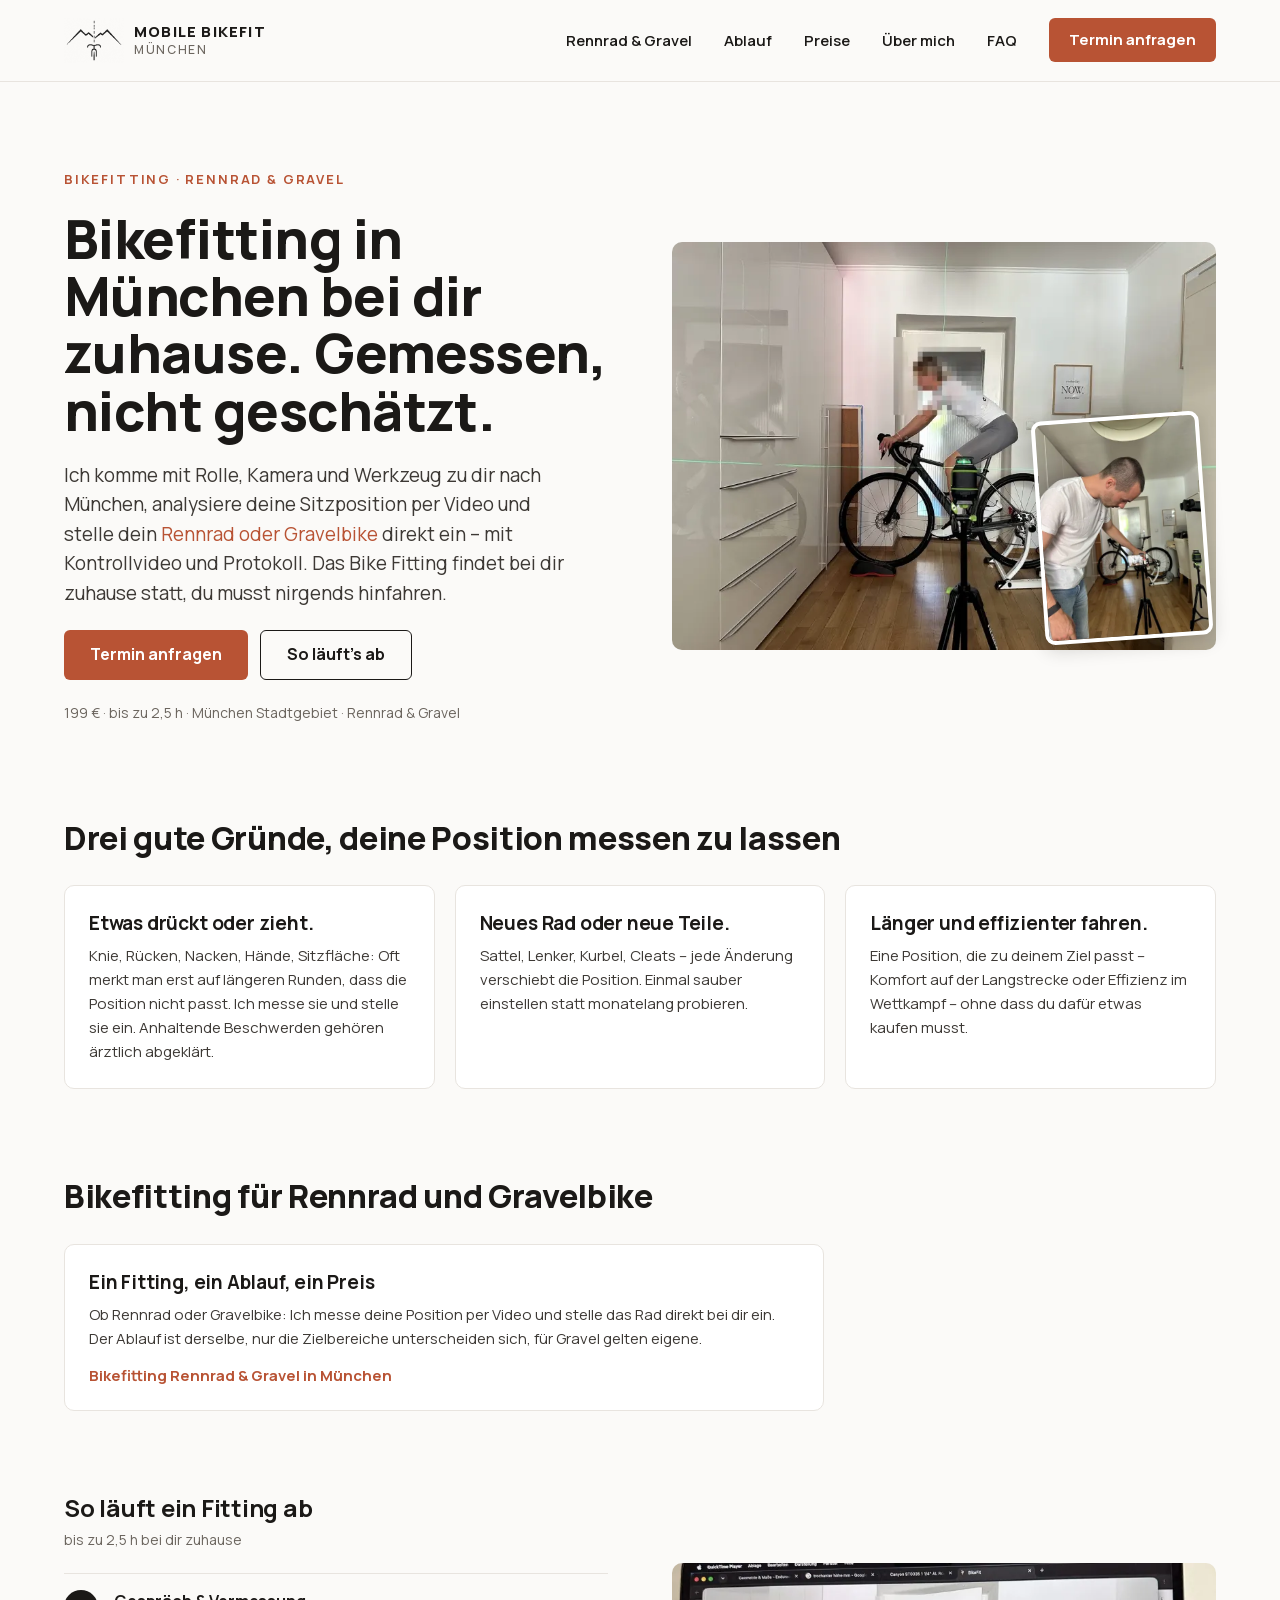
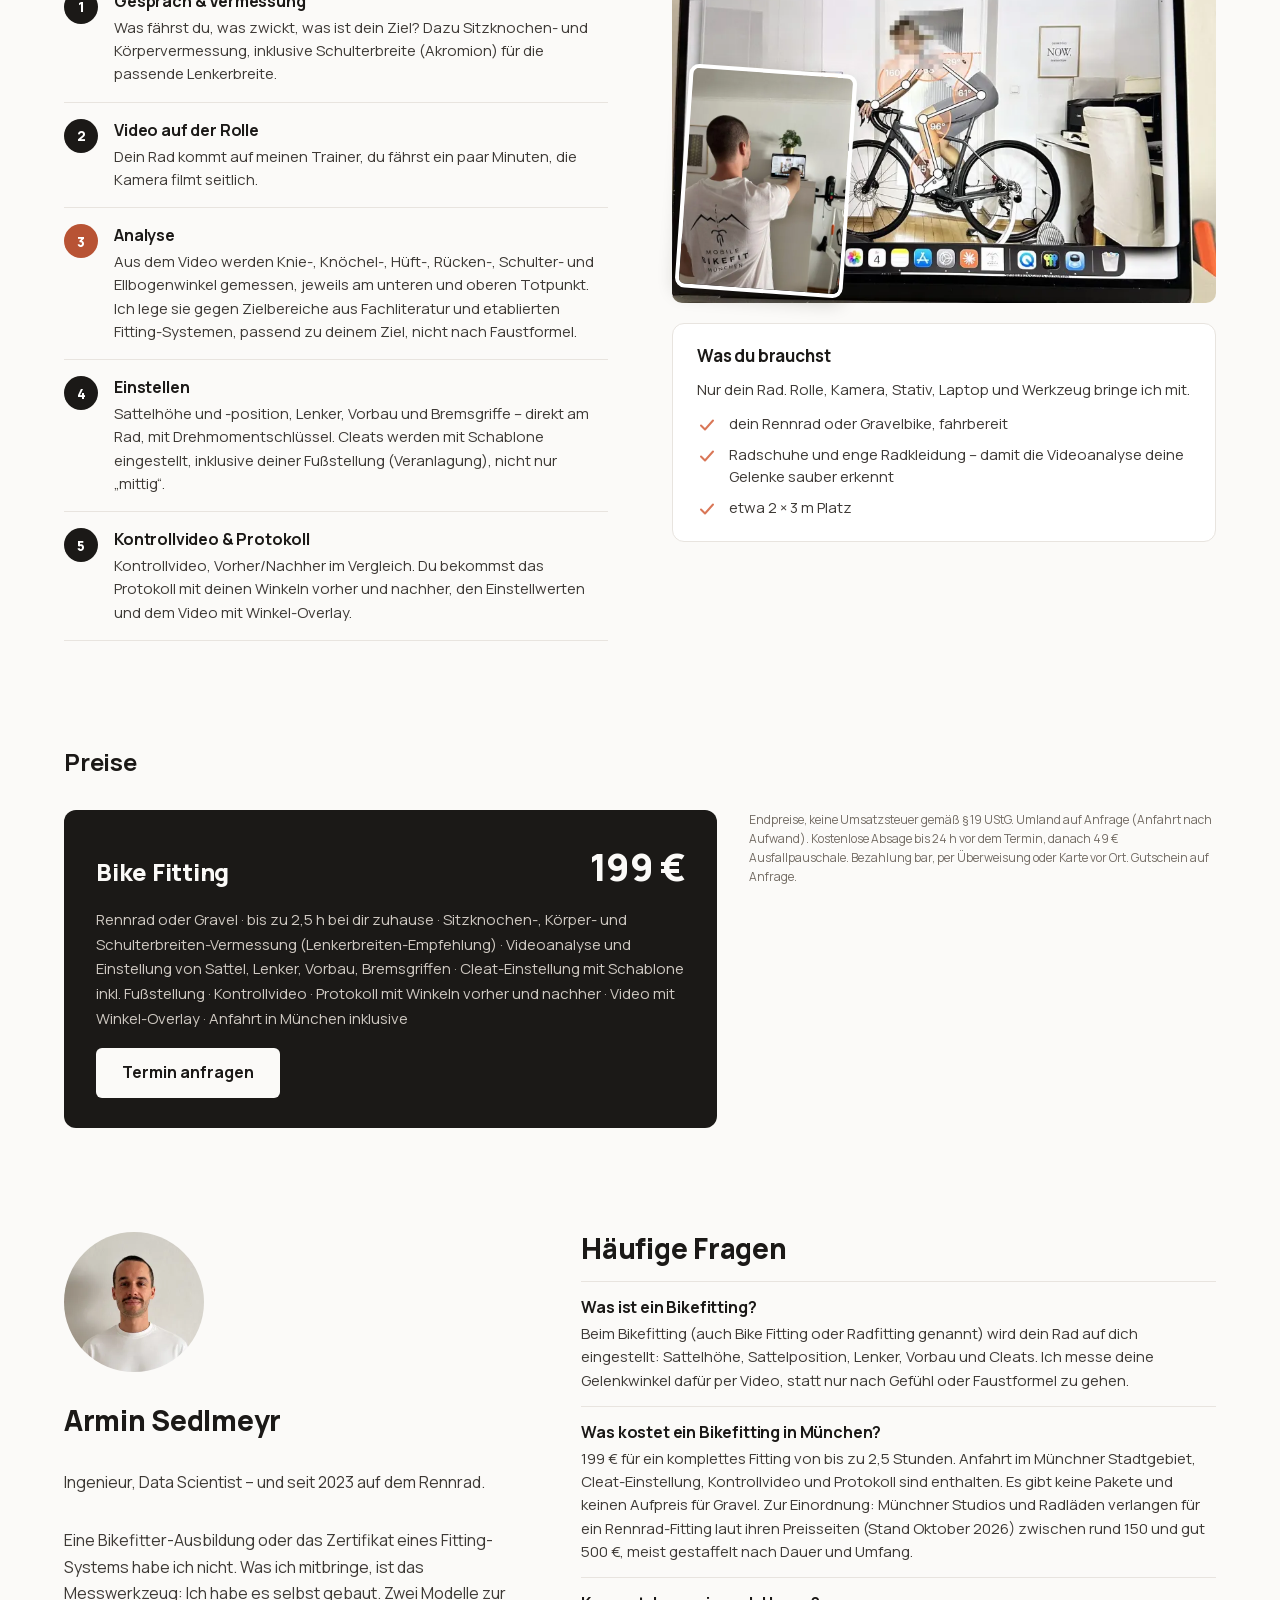
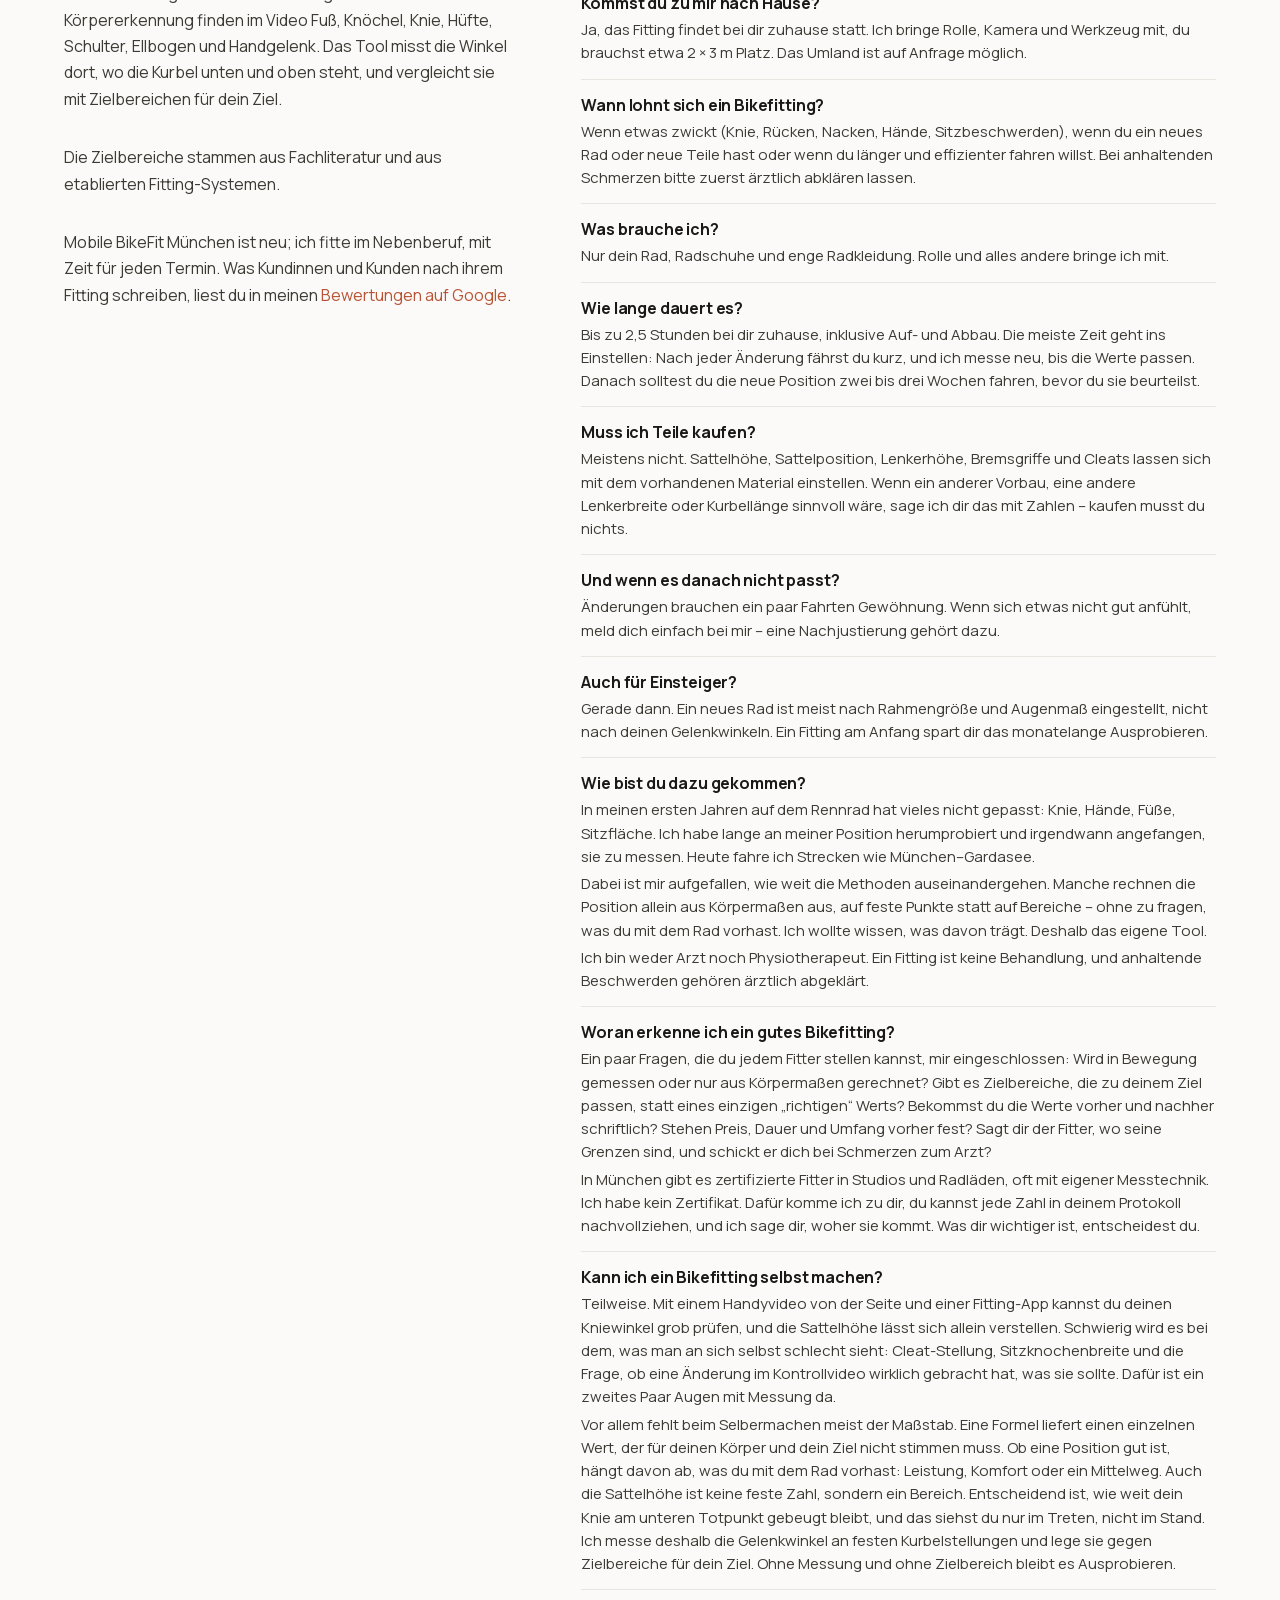
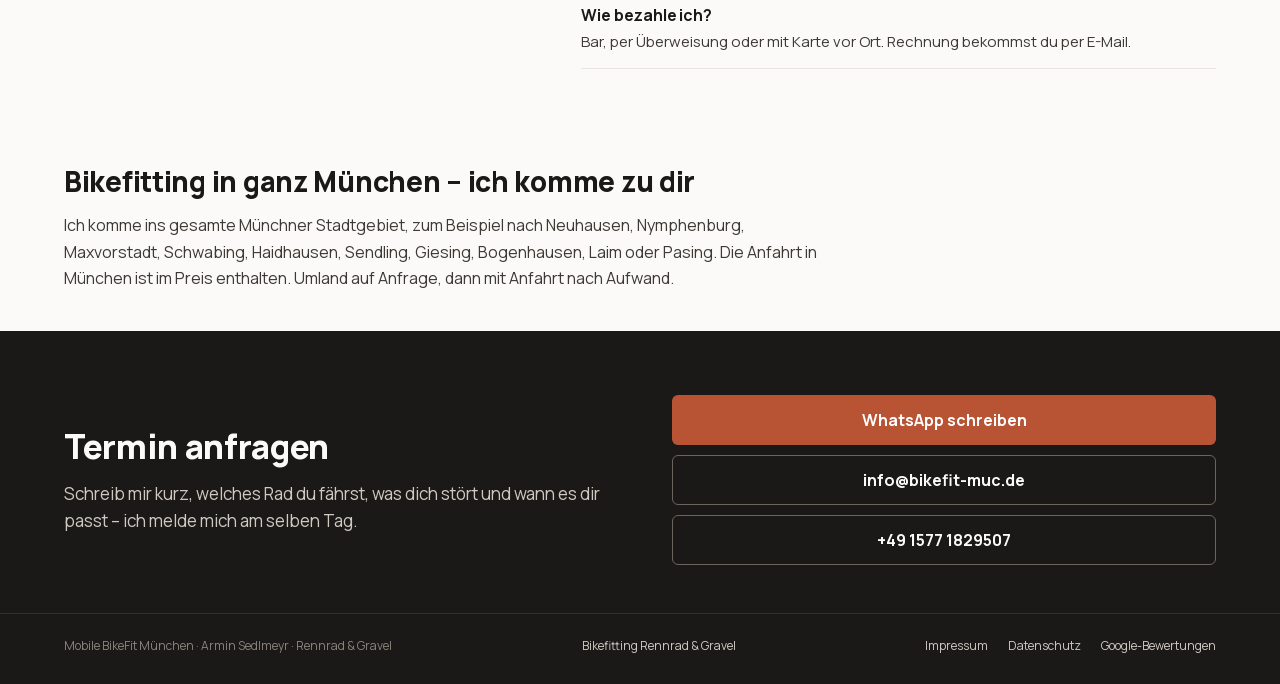
<file: index.html>
<!doctype html>
<html lang="de">
<head>
<meta charset="utf-8">
<meta name="viewport" content="width=device-width, initial-scale=1">

<title>Bikefitting München – mobiles Bike Fitting bei dir zuhause</title>
<meta name="description" content="Bikefitting in München bei dir zuhause: Sitzposition per Video messen, Sattel, Lenker und Cleats einstellen, Kontrollvideo und Protokoll. Rennrad und Gravel, 199 €.">
<link rel="canonical" href="https://bikefit-muc.de/">

<meta property="og:type" content="website">
<meta property="og:locale" content="de_DE">
<meta property="og:site_name" content="Mobile BikeFit München">
<meta property="og:title" content="Bikefitting München bei dir zuhause. Gemessen, nicht geschätzt.">
<meta property="og:description" content="Ich komme mit Rolle, Kamera und Werkzeug zu dir nach München, analysiere deine Sitzposition per Video und stelle dein Rennrad oder Gravelbike direkt ein – mit Kontrollvideo und Protokoll.">
<meta property="og:url" content="https://bikefit-muc.de/">
<meta property="og:image" content="https://bikefit-muc.de/assets/og-titelbild.jpg">
<meta property="og:image:width" content="1200">
<meta property="og:image:height" content="675">
<meta property="og:image:alt" content="Mobile BikeFit München – Logo">
<meta name="twitter:card" content="summary_large_image">

<link rel="icon" href="assets/favicon.ico" sizes="any">
<link rel="icon" href="assets/favicon-32.png" type="image/png" sizes="32x32">
<link rel="apple-touch-icon" href="assets/favicon-180.png">
<meta name="theme-color" content="#FBFAF8">

<link rel="preload" href="assets/fonts/manrope-latin.woff2" as="font" type="font/woff2" crossorigin>
<link rel="stylesheet" href="styles.css">

<!-- Strukturierte Daten fuer Google. Adresse und Kontakt wie im Impressum; hasMap/sameAs
     verknuepfen die Seite mit dem Google-Unternehmensprofil. Keine Oeffnungszeiten (Termine
     nach Vereinbarung) und KEIN aggregateRating: Eigenbewertungen auf der eigenen Seite sind
     fuer Rich Results nicht zulaessig, die Sterne kommen aus dem Google-Profil selbst.
     Preis und Angebote muessen zu den sichtbaren Preisen unten passen (199 EUR). -->
<script type="application/ld+json">
{
  "@context": "https://schema.org",
  "@graph": [
    {
      "@type": "WebSite",
      "@id": "https://bikefit-muc.de/#website",
      "url": "https://bikefit-muc.de/",
      "name": "Mobile BikeFit München",
      "alternateName": ["BikeFit München", "Bikefitting München"],
      "inLanguage": "de-DE",
      "publisher": { "@id": "https://bikefit-muc.de/#unternehmen" }
    },
    {
      "@type": "LocalBusiness",
      "@id": "https://bikefit-muc.de/#unternehmen",
      "name": "Mobile BikeFit München",
      "alternateName": "Mobile Bikefitting München",
      "description": "Mobiles Bikefitting (Bike Fitting, Radfitting) bei dir zuhause in München: Videoanalyse der Sitzposition, Einstellung von Sattel, Lenker und Cleats, Kontrollvideo und Protokoll. Rennrad und Gravel.",
      "url": "https://bikefit-muc.de/",
      "image": "https://bikefit-muc.de/assets/og-titelbild.jpg",
      "logo": "https://bikefit-muc.de/assets/logo-mark.png",
      "telephone": "+49 1577 1829507",
      "email": "info@bikefit-muc.de",
      "founder": { "@type": "Person", "name": "Armin Sedlmeyr" },
      "address": {
        "@type": "PostalAddress",
        "addressLocality": "München",
        "addressRegion": "Bayern",
        "addressCountry": "DE"
      },
      "areaServed": { "@type": "City", "name": "München" },
      "knowsLanguage": "de",
      "priceRange": "199 €",
      "currenciesAccepted": "EUR",
      "paymentAccepted": "Bar, Überweisung, Karte",
      "hasMap": "https://maps.google.com/?cid=6575537688166029984",
      "sameAs": ["https://maps.google.com/?cid=6575537688166029984", "https://www.google.com/search?kgmid=/g/11zx6wzqh7"],
      "makesOffer": {
        "@type": "Offer",
        "price": "199",
        "priceCurrency": "EUR",
        "url": "https://bikefit-muc.de/bikefitting-rennrad-gravel-muenchen.html",
        "itemOffered": { "@type": "Service", "name": "Bikefitting Rennrad und Gravel München", "serviceType": "Bikefitting" }
      }
    }
  ]
}
</script>
</head>

<body>

<a class="skip-link" href="#inhalt">Zum Inhalt springen</a>

<!-- ===================== Kopf ===================== -->
<header class="kopf">
  <div class="kopf-zeile">
    <a class="marke" href="/" aria-label="Mobile BikeFit München – Startseite">
      <img src="assets/logo-mark.png" width="400" height="299" alt="">
      <span class="marke-text">Mobile BikeFit<br><span>München</span></span>
    </a>

    <div class="kopf-rechts">
      <nav class="hauptnav" id="hauptnav" aria-label="Hauptnavigation">
        <a href="bikefitting-rennrad-gravel-muenchen.html">Rennrad &amp; Gravel</a>
        <a href="#ablauf">Ablauf</a>
        <a href="#preise">Preise</a>
        <a href="#ueber-mich">Über mich</a>
        <a href="#faq">FAQ</a>
      </nav>
      <a class="btn btn-primaer btn-termin" href="#kontakt">Termin<span class="nur-breit">&nbsp;anfragen</span></a>
      <button class="menu-knopf" id="menu-knopf" type="button"
              aria-expanded="false" aria-controls="hauptnav" aria-label="Menü öffnen">
        <svg class="icon-oeffnen" width="22" height="22" viewBox="0 0 22 22" fill="none"
             stroke="currentColor" stroke-width="2" stroke-linecap="round" aria-hidden="true">
          <path d="M3 6h16M3 11h16M3 16h16"></path>
        </svg>
        <svg class="icon-schliessen" width="22" height="22" viewBox="0 0 22 22" fill="none"
             stroke="currentColor" stroke-width="2" stroke-linecap="round" aria-hidden="true">
          <path d="M5 5l12 12M17 5L5 17"></path>
        </svg>
      </button>
    </div>
  </div>
</header>

<main id="inhalt">

  <!-- ===================== Hero ===================== -->
  <section class="hero inhalt">
    <div class="hero-spalte">
      <p class="eyebrow">Bikefitting · Rennrad &amp; Gravel</p>
      <h1>Bikefitting in München bei dir zuhause. Gemessen, nicht geschätzt.</h1>
      <p class="hero-text">Ich komme mit Rolle, Kamera und Werkzeug zu dir nach München, analysiere
        deine Sitzposition per Video und stelle dein <a href="bikefitting-rennrad-gravel-muenchen.html">Rennrad oder Gravelbike</a> direkt ein – mit
        Kontrollvideo und Protokoll. Das Bike Fitting findet bei dir zuhause statt, du musst nirgends
        hinfahren.</p>
      <div class="hero-knoepfe">
        <a class="btn btn-primaer" href="#kontakt">Termin anfragen</a>
        <a class="btn btn-sekundaer" href="#ablauf">So läuft's ab</a>
      </div>
      <p class="kleinzeile">199 € · bis zu 2,5 h · München Stadtgebiet · Rennrad &amp; Gravel</p>
    </div>

    <!-- FOTO 1: Kreuzlinienlaser mit Lot vermisst die Sitzposition, im Vordergrund die
         Kamera auf Stativ. .foto-hero traegt weiterhin Groesse/Position im Grid (siehe
         styles.css), .foto-stapel legt die zwei <img> uebereinander (Ticket "Website-Fotos"). -->
    <div class="foto-hero foto-stapel">
      <picture><source type="image/webp" srcset="assets/foto-setup-800.webp 800w, assets/foto-setup-1400.webp 1400w" sizes="(min-width: 800px) 560px, 100vw"><img class="foto-stapel-haupt" src="assets/foto-setup.jpg" width="1400" height="1050" fetchpriority="high"
           alt="Bikefitting in München: Kreuzlinienlaser mit Lot misst die Sitzposition auf der Rolle"></picture>
      <picture><source type="image/webp" srcset="assets/foto-setup-klein-400.webp 400w" sizes="170px"><img class="foto-stapel-klein" src="assets/foto-setup-klein.jpg" width="640" height="853"
           alt="Kamera auf Stativ filmt seitlich während des Fittings"></picture>
    </div>
  </section>

  <!-- ===================== Für wen ===================== -->
  <section class="sektion gruende inhalt" aria-labelledby="gruende-titel">
    <h2 id="gruende-titel">Drei gute Gründe, deine Position messen zu lassen</h2>
    <div class="karten">
      <div class="karte">
        <h3>Etwas drückt oder zieht.</h3>
        <p>Knie, Rücken, Nacken, Hände, Sitzfläche: Oft merkt man erst auf längeren Runden, dass
          die Position nicht passt. Ich messe sie und stelle sie ein. Anhaltende Beschwerden
          gehören ärztlich abgeklärt.</p>
      </div>
      <div class="karte">
        <h3>Neues Rad oder neue Teile.</h3>
        <p>Sattel, Lenker, Kurbel, Cleats – jede Änderung verschiebt die Position. Einmal sauber
          einstellen statt monatelang probieren.</p>
      </div>
      <div class="karte">
        <h3>Länger und effizienter fahren.</h3>
        <p>Eine Position, die zu deinem Ziel passt – Komfort auf der Langstrecke oder Effizienz im
          Wettkampf – ohne dass du dafür etwas kaufen musst.</p>
      </div>
    </div>
  </section>

  <!-- ===================== Rennrad oder Gravel ===================== -->
  <section class="sektion rad-wahl inhalt" aria-labelledby="rad-wahl-titel">
    <h2 id="rad-wahl-titel">Bikefitting für Rennrad und Gravelbike</h2>
    <div class="karten karten-eins">
      <div class="karte">
        <h3>Ein Fitting, ein Ablauf, ein Preis</h3>
        <p>Ob Rennrad oder Gravelbike: Ich messe deine Position per Video und stelle das Rad direkt
          bei dir ein. Der Ablauf ist derselbe, nur die Zielbereiche unterscheiden sich, für
          Gravel gelten eigene.</p>
        <a class="karte-link" href="bikefitting-rennrad-gravel-muenchen.html">Bikefitting Rennrad &amp; Gravel in München</a>
      </div>
    </div>
  </section>

  <!-- ===================== Ablauf ===================== -->
  <section id="ablauf" class="ablauf inhalt" aria-labelledby="ablauf-titel">
    <div class="ablauf-spalte">
      <div class="sektion-kopf">
        <h2 id="ablauf-titel">So läuft ein Fitting ab</h2>
        <p>bis zu 2,5 h bei dir zuhause</p>
      </div>
      <ol class="schritte">
        <li>
          <div>
            <h3>Gespräch &amp; Vermessung</h3>
            <p>Was fährst du, was zwickt, was ist dein Ziel? Dazu Sitzknochen- und
              Körpervermessung, inklusive Schulterbreite (Akromion) für die passende
              Lenkerbreite.</p>
          </div>
        </li>
        <li>
          <div>
            <h3>Video auf der Rolle</h3>
            <p>Dein Rad kommt auf meinen Trainer, du fährst ein paar Minuten, die Kamera filmt
              seitlich.</p>
          </div>
        </li>
        <li class="hervor">
          <div>
            <h3>Analyse</h3>
            <p>Aus dem Video werden Knie-, Knöchel-, Hüft-, Rücken-, Schulter- und Ellbogenwinkel
              gemessen, jeweils am unteren und oberen Totpunkt. Ich lege sie gegen Zielbereiche aus
              Fachliteratur und etablierten Fitting-Systemen, passend zu deinem Ziel, nicht nach
              Faustformel.</p>
          </div>
        </li>
        <li>
          <div>
            <h3>Einstellen</h3>
            <p>Sattelhöhe und -position, Lenker, Vorbau und Bremsgriffe – direkt am Rad, mit
              Drehmomentschlüssel. Cleats werden mit Schablone eingestellt, inklusive deiner
              Fußstellung (Veranlagung), nicht nur „mittig“.</p>
          </div>
        </li>
        <li>
          <div>
            <h3>Kontrollvideo &amp; Protokoll</h3>
            <p>Kontrollvideo, Vorher/Nachher im Vergleich. Du bekommst das Protokoll mit deinen
              Winkeln vorher und nachher, den Einstellwerten und dem Video mit Winkel-Overlay.</p>
          </div>
        </li>
      </ol>
    </div>

    <div class="ablauf-neben">
      <!-- FOTO 2: Laptop mit Skelett-Overlay und Gelenkwinkeln, daneben beim Erklaeren. -->
      <div class="foto-ablauf foto-stapel">
        <picture><source type="image/webp" srcset="assets/foto-ergebnis-800.webp 800w, assets/foto-ergebnis-1400.webp 1400w" sizes="(min-width: 800px) 560px, 100vw"><img class="foto-stapel-haupt" src="assets/foto-ergebnis.jpg" width="1400" height="875" loading="lazy" decoding="async"
             alt="Bikefitting-Analyse am Laptop: Skelett-Overlay mit gemessenen Gelenkwinkeln"></picture>
        <picture><source type="image/webp" srcset="assets/foto-ergebnis-klein-400.webp 400w" sizes="170px"><img class="foto-stapel-klein" src="assets/foto-ergebnis-klein.jpg" width="640" height="853" loading="lazy" decoding="async"
             alt="Armin bespricht das Ergebnis direkt am Laptop neben dem Rad"></picture>
      </div>

      <section class="sektion brauchst" aria-labelledby="brauchst-titel">
        <h2 id="brauchst-titel">Was du brauchst</h2>
        <p class="mitbringen">Nur dein Rad. Rolle, Kamera, Stativ, Laptop und Werkzeug bringe ich
          mit.</p>
        <ul class="haken-liste">
          <li>
            <svg width="20" height="20" viewBox="0 0 20 20" fill="none" stroke="#D97757"
                 stroke-width="2" stroke-linecap="round" stroke-linejoin="round" aria-hidden="true">
              <path d="M4 10.5l4 4 8-9"></path>
            </svg>
            <span>dein Rennrad oder Gravelbike, fahrbereit</span>
          </li>
          <li>
            <svg width="20" height="20" viewBox="0 0 20 20" fill="none" stroke="#D97757"
                 stroke-width="2" stroke-linecap="round" stroke-linejoin="round" aria-hidden="true">
              <path d="M4 10.5l4 4 8-9"></path>
            </svg>
            <span>Radschuhe und enge Radkleidung – damit die Videoanalyse deine Gelenke sauber
              erkennt</span>
          </li>
          <li>
            <svg width="20" height="20" viewBox="0 0 20 20" fill="none" stroke="#D97757"
                 stroke-width="2" stroke-linecap="round" stroke-linejoin="round" aria-hidden="true">
              <path d="M4 10.5l4 4 8-9"></path>
            </svg>
            <span>etwa 2 × 3 m Platz</span>
          </li>
        </ul>
      </section>
    </div>
  </section>

  <!-- ===================== Preise ===================== -->
  <section id="preise" class="preise inhalt" aria-labelledby="preise-titel">
    <h2 id="preise-titel">Preise</h2>

    <div class="preis-karte">
      <div class="preis-kopf">
        <h3>Bike Fitting</h3>
        <p class="preis-zahl">199 €</p>
      </div>
      <p class="leistungen">Rennrad oder Gravel · bis zu 2,5 h bei dir zuhause · Sitzknochen-,
        Körper- und Schulterbreiten-Vermessung (Lenkerbreiten-Empfehlung) · Videoanalyse und
        Einstellung von Sattel, Lenker, Vorbau, Bremsgriffen · Cleat-Einstellung mit Schablone
        inkl. Fußstellung · Kontrollvideo · Protokoll mit Winkeln vorher und nachher · Video mit Winkel-Overlay · Anfahrt in München
        inklusive</p>

      <a class="btn btn-hell" href="#kontakt">Termin anfragen</a>
    </div>

    <div class="preis-neben">
      <p class="rechtszeile">Endpreise, keine Umsatzsteuer gemäß § 19 UStG. Umland auf Anfrage
        (Anfahrt nach Aufwand). Kostenlose Absage bis 24 h vor dem Termin, danach 49 €
        Ausfallpauschale. Bezahlung bar, per Überweisung oder Karte vor Ort. Gutschein auf
        Anfrage.</p>
    </div>
  </section>

  <!-- ===================== Über mich + FAQ ===================== -->
  <div class="ueber-faq inhalt">

    <section id="ueber-mich" class="sektion ueber-mich" aria-labelledby="ueber-titel">
      <!-- Das <img> steht IN einem .foto-portrait, nicht statt dessen: die Klasse
           traegt die 120x120-Groesse, und img.foto-portrait setzt width/height auf
           100% - beide auf demselben Element gesetzt gewinnt der img-Selektor
           (hoehere Spezifitaet), und das Bild waere so breit wie der Abschnitt.
           Bei .foto-hero faellt das nicht auf, die arbeitet mit aspect-ratio. -->
      <div class="foto-portrait foto-rahmen">
        <picture><source type="image/webp" srcset="assets/armin-280.webp 280w" sizes="140px"><img class="foto-portrait" src="assets/armin.jpg" width="800" height="800"
             alt="Porträt von Armin Sedlmeyr" loading="lazy" decoding="async"></picture>
      </div>
      <h2 id="ueber-titel">Armin Sedlmeyr</h2>
      <p>Ingenieur, Data Scientist – und seit 2023 auf dem Rennrad.</p>
      <p>Eine Bikefitter-Ausbildung oder das Zertifikat eines Fitting-Systems habe ich nicht. Was
        ich mitbringe, ist das Messwerkzeug: Ich habe es selbst gebaut. Zwei Modelle zur
        Körpererkennung finden im Video Fuß, Knöchel, Knie, Hüfte, Schulter, Ellbogen und
        Handgelenk. Das Tool misst die Winkel dort, wo die Kurbel unten und oben steht, und
        vergleicht sie mit Zielbereichen für dein Ziel.</p>
      <p>Die Zielbereiche stammen aus Fachliteratur und aus etablierten Fitting-Systemen.</p>
      <p>Mobile BikeFit München ist neu; ich fitte im Nebenberuf, mit Zeit für jeden Termin.
        Was Kundinnen und Kunden nach ihrem Fitting schreiben, liest du in meinen
        <a href="https://maps.google.com/?cid=6575537688166029984" rel="noopener" target="_blank">Bewertungen auf Google</a>.</p>
    </section>

    <section id="faq" class="sektion faq" aria-labelledby="faq-titel">
      <h2 id="faq-titel">Häufige Fragen</h2>
      <div class="faq-liste">
        <div>
          <h3>Was ist ein Bikefitting?</h3>
          <p>Beim Bikefitting (auch Bike Fitting oder Radfitting genannt) wird dein Rad auf dich
            eingestellt: Sattelhöhe, Sattelposition, Lenker, Vorbau und Cleats. Ich messe deine
            Gelenkwinkel dafür per Video, statt nur nach Gefühl oder Faustformel zu gehen.</p>
        </div>
        <div>
          <h3>Was kostet ein Bikefitting in München?</h3>
          <p>199 € für ein komplettes Fitting von bis zu 2,5 Stunden. Anfahrt im Münchner
            Stadtgebiet, Cleat-Einstellung, Kontrollvideo und Protokoll sind enthalten. Es gibt
            keine Pakete und keinen Aufpreis für Gravel. Zur Einordnung: Münchner Studios und
            Radläden verlangen für ein Rennrad-Fitting laut ihren Preisseiten (Stand Oktober
            2026) zwischen rund 150 und gut 500 €, meist gestaffelt nach Dauer und Umfang.</p>
        </div>
        <div>
          <h3>Kommst du zu mir nach Hause?</h3>
          <p>Ja, das Fitting findet bei dir zuhause statt. Ich bringe Rolle, Kamera und Werkzeug
            mit, du brauchst etwa 2 × 3 m Platz. Das Umland ist auf Anfrage möglich.</p>
        </div>
        <div>
          <h3>Wann lohnt sich ein Bikefitting?</h3>
          <p>Wenn etwas zwickt (Knie, Rücken, Nacken, Hände, Sitzbeschwerden), wenn du ein neues
            Rad oder neue Teile hast oder wenn du länger und effizienter fahren willst. Bei
            anhaltenden Schmerzen bitte zuerst ärztlich abklären lassen.</p>
        </div>
        <div>
          <h3>Was brauche ich?</h3>
          <p>Nur dein Rad, Radschuhe und enge Radkleidung. Rolle und alles andere bringe ich
            mit.</p>
        </div>
        <div>
          <h3>Wie lange dauert es?</h3>
          <p>Bis zu 2,5 Stunden bei dir zuhause, inklusive Auf- und Abbau. Die meiste Zeit geht ins
            Einstellen: Nach jeder Änderung fährst du kurz, und ich messe neu, bis die Werte
            passen. Danach solltest du die neue Position zwei bis drei Wochen fahren, bevor du sie
            beurteilst.</p>
        </div>
        <div>
          <h3>Muss ich Teile kaufen?</h3>
          <p>Meistens nicht. Sattelhöhe, Sattelposition, Lenkerhöhe, Bremsgriffe und Cleats lassen
            sich mit dem vorhandenen Material einstellen. Wenn ein anderer Vorbau, eine andere
            Lenkerbreite oder Kurbellänge sinnvoll wäre, sage ich dir das mit Zahlen – kaufen musst
            du nichts.</p>
        </div>
        <div>
          <h3>Und wenn es danach nicht passt?</h3>
          <p>Änderungen brauchen ein paar Fahrten Gewöhnung. Wenn sich etwas nicht gut
            anfühlt, meld dich einfach bei mir – eine Nachjustierung gehört dazu.</p>
        </div>
        <div>
          <h3>Auch für Einsteiger?</h3>
          <p>Gerade dann. Ein neues Rad ist meist nach Rahmengröße und Augenmaß eingestellt, nicht
            nach deinen Gelenkwinkeln. Ein Fitting am Anfang spart dir das monatelange
            Ausprobieren.</p>
        </div>
        <div>
          <h3>Wie bist du dazu gekommen?</h3>
          <p>In meinen ersten Jahren auf dem Rennrad hat vieles nicht gepasst: Knie, Hände, Füße,
            Sitzfläche. Ich habe lange an meiner Position herumprobiert und irgendwann angefangen,
            sie zu messen. Heute fahre ich Strecken wie München–Gardasee.</p>
          <p>Dabei ist mir aufgefallen, wie weit die Methoden auseinandergehen. Manche rechnen
            die Position allein aus Körpermaßen aus, auf feste Punkte statt auf Bereiche – ohne
            zu fragen, was du mit dem Rad vorhast. Ich wollte wissen, was davon trägt. Deshalb
            das eigene Tool.</p>
          <p>Ich bin weder Arzt noch Physiotherapeut. Ein Fitting ist keine Behandlung, und
            anhaltende Beschwerden gehören ärztlich abgeklärt.</p>
        </div>
        <div>
          <h3>Woran erkenne ich ein gutes Bikefitting?</h3>
          <p>Ein paar Fragen, die du jedem Fitter stellen kannst, mir eingeschlossen: Wird in
            Bewegung gemessen oder nur aus Körpermaßen gerechnet? Gibt es Zielbereiche, die zu
            deinem Ziel passen, statt eines einzigen „richtigen“ Werts? Bekommst du die Werte
            vorher und nachher schriftlich? Stehen Preis, Dauer und Umfang vorher fest? Sagt dir
            der Fitter, wo seine Grenzen sind, und schickt er dich bei Schmerzen zum Arzt?</p>
          <p>In München gibt es zertifizierte Fitter in Studios und Radläden, oft mit eigener
            Messtechnik. Ich habe kein Zertifikat. Dafür komme ich zu dir, du kannst jede Zahl in
            deinem Protokoll nachvollziehen, und ich sage dir, woher sie kommt. Was dir wichtiger
            ist, entscheidest du.</p>
        </div>
        <div>
          <h3>Kann ich ein Bikefitting selbst machen?</h3>
          <p>Teilweise. Mit einem Handyvideo von der Seite und einer Fitting-App kannst du deinen
            Kniewinkel grob prüfen, und die Sattelhöhe lässt sich allein verstellen. Schwierig wird
            es bei dem, was man an sich selbst schlecht sieht: Cleat-Stellung, Sitzknochenbreite und
            die Frage, ob eine Änderung im Kontrollvideo wirklich gebracht hat, was sie sollte.
            Dafür ist ein zweites Paar Augen mit Messung da.</p>
          <p>Vor allem fehlt beim Selbermachen meist der Maßstab. Eine Formel liefert einen
            einzelnen Wert, der für deinen Körper und dein Ziel nicht stimmen muss. Ob eine
            Position gut ist, hängt davon ab, was du mit dem Rad vorhast: Leistung, Komfort oder
            ein Mittelweg. Auch die Sattelhöhe ist keine feste Zahl, sondern ein Bereich.
            Entscheidend ist, wie weit dein Knie am unteren Totpunkt gebeugt bleibt, und das
            siehst du nur im Treten, nicht im Stand. Ich messe deshalb die Gelenkwinkel an festen
            Kurbelstellungen und lege sie gegen Zielbereiche für dein Ziel. Ohne Messung und ohne
            Zielbereich bleibt es Ausprobieren.</p>
        </div>
        <div>
          <h3>Wie bezahle ich?</h3>
          <p>Bar, per Überweisung oder mit Karte vor Ort. Rechnung bekommst du per E-Mail.</p>
        </div>
      </div>
    </section>

  </div>

  <!-- ===================== Einzugsgebiet ===================== -->
  <!-- NUR Stadtteile aufzaehlen, die wirklich angefahren werden. Der Satz "ganzes
       Stadtgebiet" steht schon in der Kleinzeile oben; die Liste ist nur Beispiel. -->
  <section id="einzugsgebiet" class="sektion einzugsgebiet inhalt" aria-labelledby="gebiet-titel">
    <h2 id="gebiet-titel">Bikefitting in ganz München – ich komme zu dir</h2>
    <p>Ich komme ins gesamte Münchner Stadtgebiet, zum Beispiel nach Neuhausen, Nymphenburg,
      Maxvorstadt, Schwabing, Haidhausen, Sendling, Giesing, Bogenhausen, Laim oder Pasing.
      Die Anfahrt in München ist im Preis enthalten. Umland auf Anfrage, dann mit Anfahrt nach
      Aufwand.</p>
  </section>

  <!-- ===================== Kontakt ===================== -->
  <section id="kontakt" class="kontakt" aria-labelledby="kontakt-titel">
    <div class="kontakt-spalte">
      <h2 id="kontakt-titel">Termin anfragen</h2>
      <p class="kontakt-text">Schreib mir kurz, welches Rad du fährst, was dich stört und wann es
        dir passt – ich melde mich am selben Tag.</p>
    </div>
    <div class="kontakt-knoepfe">
      <!-- Vorfülltext aus docs/website/inhalt.md, URL-kodiert -->
      <a class="btn btn-primaer"
         href="https://wa.me/4915771829507?text=Hallo%20Armin%2C%20ich%20interessiere%20mich%20f%C3%BCr%20ein%20Bike%20Fitting.%20Rad%3A%20%E2%80%A6%20%2F%20Beschwerden%3A%20%E2%80%A6%20%2F%20Wunschtermin%3A%20%E2%80%A6"
         rel="noopener">WhatsApp schreiben</a>
      <a class="btn btn-umriss-hell" href="mailto:info@bikefit-muc.de">info@bikefit-muc.de</a>
      <a class="btn btn-umriss-hell" href="tel:+4915771829507">+49 1577 1829507</a>
    </div>
  </section>

</main>

<!-- ===================== Fußzeile ===================== -->
<footer class="fuss">
  <p>Mobile BikeFit München · Armin Sedlmeyr · Rennrad &amp; Gravel</p>
  <nav aria-label="Angebote">
    <a href="bikefitting-rennrad-gravel-muenchen.html">Bikefitting Rennrad &amp; Gravel</a>
  </nav>
  <nav aria-label="Rechtliches">
    <a href="impressum.html">Impressum</a>
    <a href="datenschutz.html">Datenschutz</a>
    <!-- Google-Unternehmensprofil (live seit 09/2026). Die cid-Adresse ist die
         stabile Form des Profil-Links; der share.google-Link laeuft ueber eine
         Suchseite und kann sich aendern. -->
    <a href="https://maps.google.com/?cid=6575537688166029984" rel="noopener" target="_blank">Google-Bewertungen</a>
  </nav>
</footer>

<script src="assets/menu.js" defer></script>

</body>
</html>
</file>
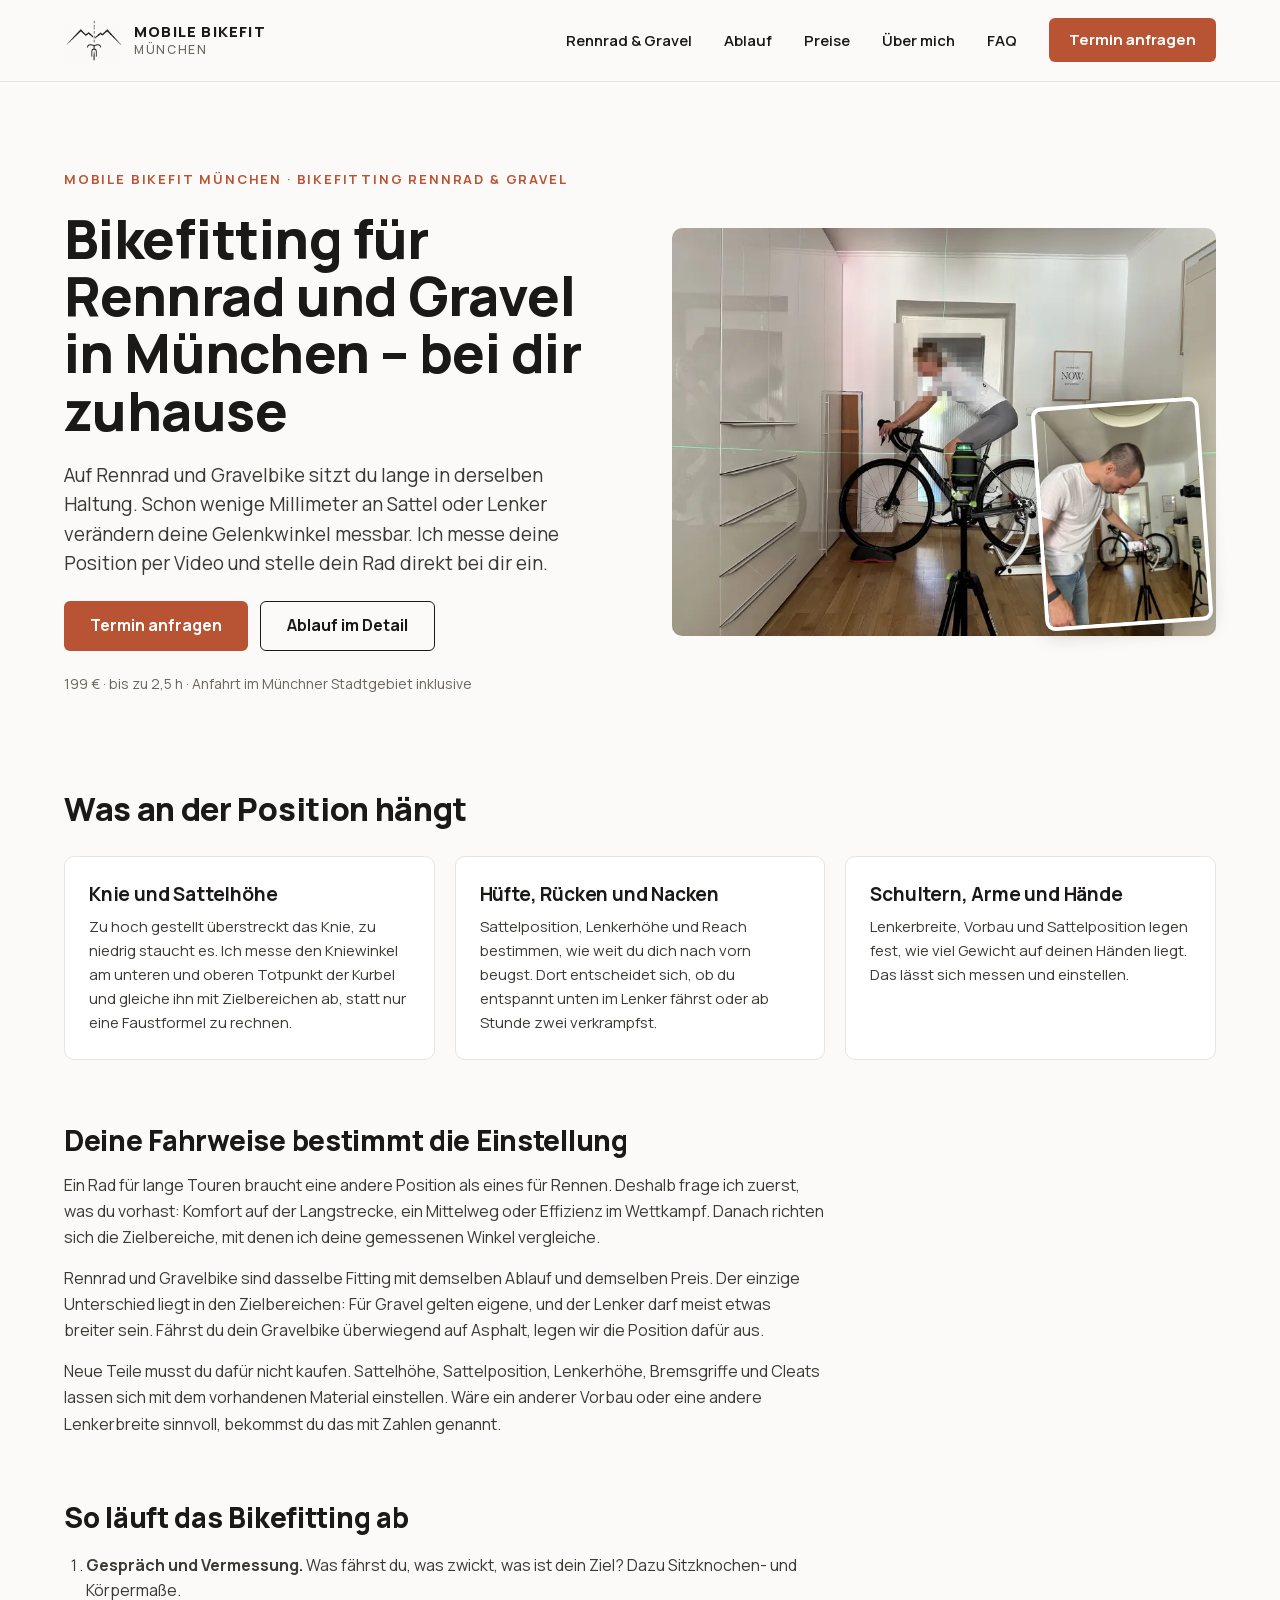
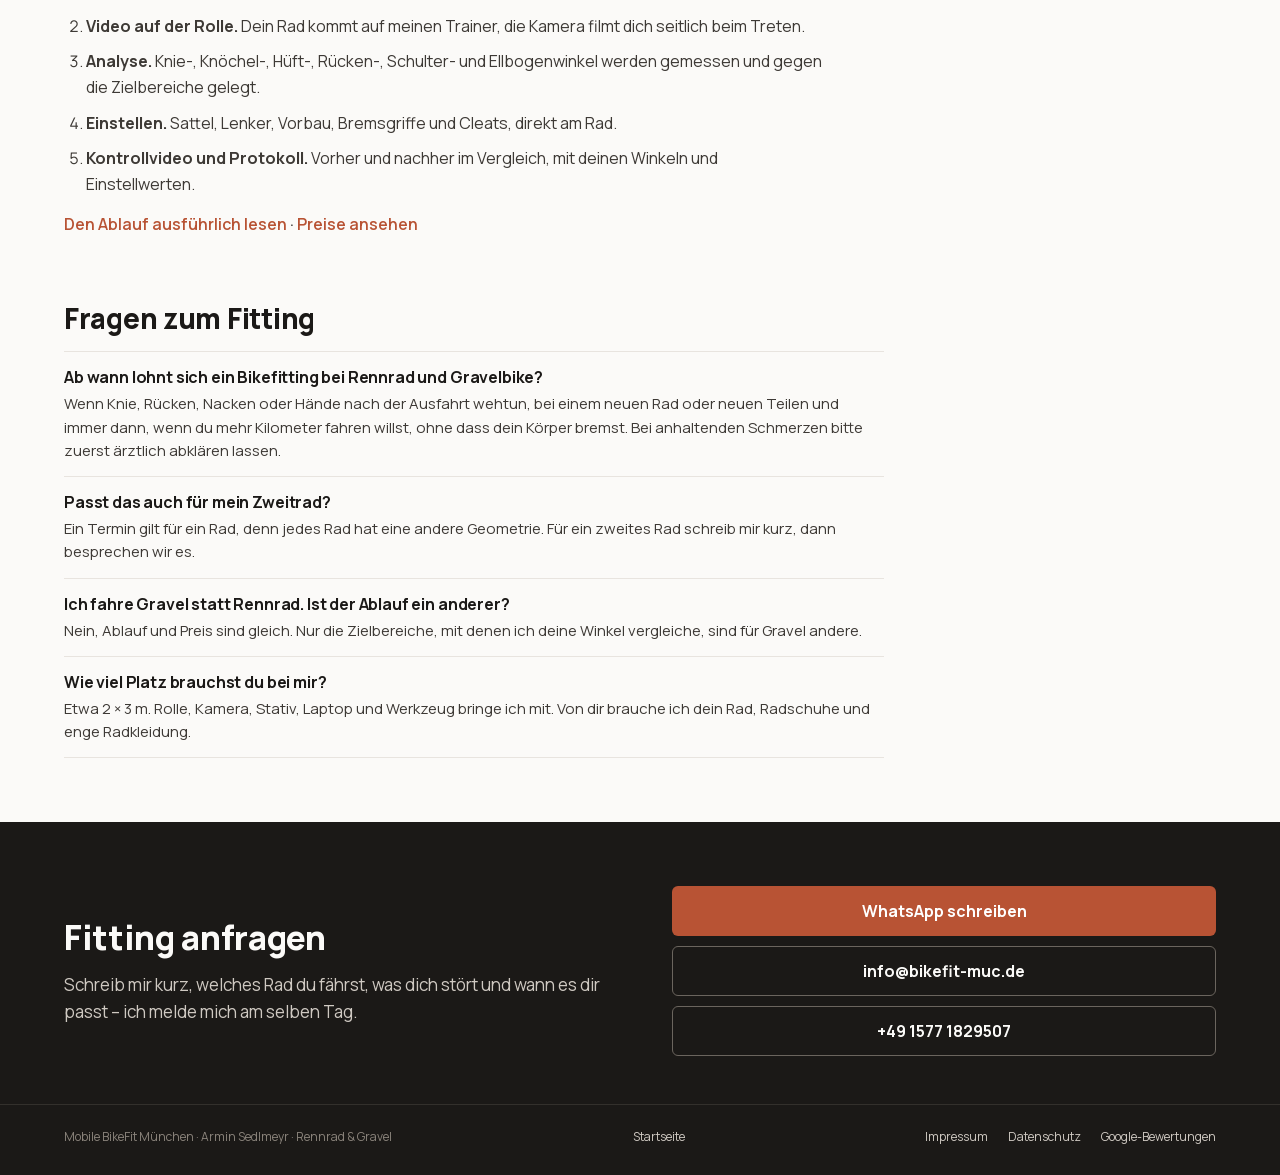
<file: bikefitting-rennrad-gravel-muenchen.html>
<!doctype html>
<html lang="de">
<head>
<meta charset="utf-8">
<meta name="viewport" content="width=device-width, initial-scale=1">

<title>Bikefitting Rennrad &amp; Gravel München – bei dir zuhause</title>
<meta name="description" content="Bikefitting für Rennrad und Gravel in München: Ich komme zu dir, messe deine Sitzposition per Video und stelle Sattel, Lenker und Cleats ein. 199 €.">
<link rel="canonical" href="https://bikefit-muc.de/bikefitting-rennrad-gravel-muenchen.html">

<meta property="og:type" content="website">
<meta property="og:locale" content="de_DE">
<meta property="og:site_name" content="Mobile BikeFit München">
<meta property="og:title" content="Bikefitting für Rennrad und Gravel in München – bei dir zuhause">
<meta property="og:description" content="Sitzposition per Video messen, Sattel, Lenker und Cleats direkt am Rad einstellen, Kontrollvideo und Protokoll. Bikefitting für Rennrad und Gravelbike bei dir zuhause in München.">
<meta property="og:url" content="https://bikefit-muc.de/bikefitting-rennrad-gravel-muenchen.html">
<meta property="og:image" content="https://bikefit-muc.de/assets/og-titelbild.jpg">
<meta property="og:image:width" content="1200">
<meta property="og:image:height" content="675">
<meta property="og:image:alt" content="Mobile BikeFit München – Logo">
<meta name="twitter:card" content="summary_large_image">

<link rel="icon" href="assets/favicon.ico" sizes="any">
<link rel="icon" href="assets/favicon-32.png" type="image/png" sizes="32x32">
<link rel="apple-touch-icon" href="assets/favicon-180.png">
<meta name="theme-color" content="#FBFAF8">

<link rel="preload" href="assets/fonts/manrope-latin.woff2" as="font" type="font/woff2" crossorigin>
<link rel="stylesheet" href="styles.css">

<!-- Strukturierte Daten: Leistung + Brotkrumen. Preis wie auf der Startseite (199 EUR);
     der Anbieter verweist auf das LocalBusiness-Objekt der Startseite. Kein aggregateRating. -->
<script type="application/ld+json">
{
  "@context": "https://schema.org",
  "@graph": [
    {
      "@type": "Service",
      "@id": "https://bikefit-muc.de/bikefitting-rennrad-gravel-muenchen.html#leistung",
      "name": "Bikefitting Rennrad und Gravel München",
      "serviceType": "Bikefitting",
      "description": "Mobiles Bikefitting für Rennrad und Gravelbike bei dir zuhause in München: Videoanalyse der Sitzposition, Einstellung von Sattel, Lenker, Vorbau, Bremsgriffen und Cleats, Kontrollvideo und Protokoll.",
      "url": "https://bikefit-muc.de/bikefitting-rennrad-gravel-muenchen.html",
      "provider": { "@type": "LocalBusiness", "@id": "https://bikefit-muc.de/#unternehmen", "name": "Mobile BikeFit München", "url": "https://bikefit-muc.de/" },
      "areaServed": { "@type": "City", "name": "München" },
      "offers": {
        "@type": "Offer",
        "price": "199",
        "priceCurrency": "EUR",
        "url": "https://bikefit-muc.de/bikefitting-rennrad-gravel-muenchen.html"
      }
    },
    {
      "@type": "BreadcrumbList",
      "itemListElement": [
        { "@type": "ListItem", "position": 1, "name": "Mobile BikeFit München", "item": "https://bikefit-muc.de/" },
        { "@type": "ListItem", "position": 2, "name": "Bikefitting Rennrad und Gravel München", "item": "https://bikefit-muc.de/bikefitting-rennrad-gravel-muenchen.html" }
      ]
    }
  ]
}
</script>
</head>

<body>

<a class="skip-link" href="#inhalt">Zum Inhalt springen</a>

<header class="kopf">
  <div class="kopf-zeile">
    <a class="marke" href="index.html" aria-label="Mobile BikeFit München – Startseite">
      <img src="assets/logo-mark.png" width="400" height="299" alt="">
      <span class="marke-text">Mobile BikeFit<br><span>München</span></span>
    </a>

    <div class="kopf-rechts">
      <nav class="hauptnav" id="hauptnav" aria-label="Hauptnavigation">
        <a href="bikefitting-rennrad-gravel-muenchen.html" aria-current="page">Rennrad &amp; Gravel</a>
        <a href="index.html#ablauf">Ablauf</a>
        <a href="index.html#preise">Preise</a>
        <a href="index.html#ueber-mich">Über mich</a>
        <a href="index.html#faq">FAQ</a>
      </nav>
      <a class="btn btn-primaer btn-termin" href="index.html#kontakt">Termin<span class="nur-breit">&nbsp;anfragen</span></a>
      <button class="menu-knopf" id="menu-knopf" type="button"
              aria-expanded="false" aria-controls="hauptnav" aria-label="Menü öffnen">
        <svg class="icon-oeffnen" width="22" height="22" viewBox="0 0 22 22" fill="none"
             stroke="currentColor" stroke-width="2" stroke-linecap="round" aria-hidden="true">
          <path d="M3 6h16M3 11h16M3 16h16"></path>
        </svg>
        <svg class="icon-schliessen" width="22" height="22" viewBox="0 0 22 22" fill="none"
             stroke="currentColor" stroke-width="2" stroke-linecap="round" aria-hidden="true">
          <path d="M5 5l12 12M17 5L5 17"></path>
        </svg>
      </button>
    </div>
  </div>
</header>

<main id="inhalt">

  <!-- ===================== Einstieg ===================== -->
  <section class="hero inhalt">
    <div class="hero-spalte">
      <p class="eyebrow"><a href="index.html">Mobile BikeFit München</a> · Bikefitting Rennrad &amp; Gravel</p>
      <h1>Bikefitting für Rennrad und Gravel in München – bei dir zuhause</h1>
      <p class="hero-text">Auf Rennrad und Gravelbike sitzt du lange in derselben Haltung. Schon wenige
        Millimeter an Sattel oder Lenker verändern deine Gelenkwinkel messbar. Ich messe deine
        Position per Video und stelle dein Rad direkt bei dir ein.</p>
      <div class="hero-knoepfe">
        <a class="btn btn-primaer" href="index.html#kontakt">Termin anfragen</a>
        <a class="btn btn-sekundaer" href="index.html#ablauf">Ablauf im Detail</a>
      </div>
      <p class="kleinzeile">199 € · bis zu 2,5 h · Anfahrt im Münchner Stadtgebiet inklusive</p>
    </div>

    <div class="foto-hero foto-stapel">
      <picture><source type="image/webp" srcset="assets/foto-setup-800.webp 800w, assets/foto-setup-1400.webp 1400w" sizes="(min-width: 800px) 560px, 100vw"><img class="foto-stapel-haupt" src="assets/foto-setup.jpg" width="1400" height="1050" fetchpriority="high"
           alt="Rennrad auf der Rolle beim Bikefitting, Kreuzlinienlaser mit Lot misst die Sitzposition"></picture>
      <picture><source type="image/webp" srcset="assets/foto-setup-klein-400.webp 400w" sizes="170px"><img class="foto-stapel-klein" src="assets/foto-setup-klein.jpg" width="640" height="853"
           alt="Kamera auf Stativ filmt das Rad seitlich während des Fittings"></picture>
    </div>
  </section>

  <!-- ===================== Was zählt ===================== -->
  <section class="sektion rad-wahl inhalt" aria-labelledby="zaehlt-titel">
    <h2 id="zaehlt-titel">Was an der Position hängt</h2>
    <div class="karten">
      <div class="karte">
        <h3>Knie und Sattelhöhe</h3>
        <p>Zu hoch gestellt überstreckt das Knie, zu niedrig staucht es. Ich messe den Kniewinkel
          am unteren und oberen Totpunkt der Kurbel und gleiche ihn mit Zielbereichen ab, statt
          nur eine Faustformel zu rechnen.</p>
      </div>
      <div class="karte">
        <h3>Hüfte, Rücken und Nacken</h3>
        <p>Sattelposition, Lenkerhöhe und Reach bestimmen, wie weit du dich nach vorn beugst.
          Dort entscheidet sich, ob du entspannt unten im Lenker fährst oder ab Stunde zwei
          verkrampfst.</p>
      </div>
      <div class="karte">
        <h3>Schultern, Arme und Hände</h3>
        <p>Lenkerbreite, Vorbau und Sattelposition legen fest, wie viel Gewicht auf deinen Händen
          liegt. Das lässt sich messen und einstellen.</p>
      </div>
    </div>
  </section>

  <!-- ===================== Ziel ===================== -->
  <section class="sektion seitentext inhalt" aria-labelledby="ziel-titel">
    <h2 id="ziel-titel">Deine Fahrweise bestimmt die Einstellung</h2>
    <p>Ein Rad für lange Touren braucht eine andere Position als eines für Rennen. Deshalb
      frage ich zuerst, was du vorhast: Komfort auf der Langstrecke, ein Mittelweg oder
      Effizienz im Wettkampf. Danach richten sich die Zielbereiche, mit denen ich deine
      gemessenen Winkel vergleiche.</p>
    <p>Rennrad und Gravelbike sind dasselbe Fitting mit demselben Ablauf und demselben Preis. Der
      einzige Unterschied liegt in den Zielbereichen: Für Gravel gelten eigene, und der Lenker
      darf meist etwas breiter sein. Fährst du dein Gravelbike überwiegend auf Asphalt, legen wir
      die Position dafür aus.</p>
    <p>Neue Teile musst du dafür nicht kaufen. Sattelhöhe, Sattelposition, Lenkerhöhe, Bremsgriffe
      und Cleats lassen sich mit dem vorhandenen Material einstellen. Wäre ein anderer Vorbau
      oder eine andere Lenkerbreite sinnvoll, bekommst du das mit Zahlen genannt.</p>
  </section>

  <!-- ===================== Ablauf kurz ===================== -->
  <section class="sektion seitentext inhalt" aria-labelledby="kurz-titel">
    <h2 id="kurz-titel">So läuft das Bikefitting ab</h2>
    <ol class="kurz-liste">
      <li><b>Gespräch und Vermessung.</b> Was fährst du, was zwickt, was ist dein Ziel? Dazu Sitzknochen-
        und Körpermaße.</li>
      <li><b>Video auf der Rolle.</b> Dein Rad kommt auf meinen Trainer, die Kamera filmt dich
        seitlich beim Treten.</li>
      <li><b>Analyse.</b> Knie-, Knöchel-, Hüft-, Rücken-, Schulter- und Ellbogenwinkel werden
        gemessen und gegen die Zielbereiche gelegt.</li>
      <li><b>Einstellen.</b> Sattel, Lenker, Vorbau, Bremsgriffe und Cleats, direkt am Rad.</li>
      <li><b>Kontrollvideo und Protokoll.</b> Vorher und nachher im Vergleich, mit deinen Winkeln und
        Einstellwerten.</li>
    </ol>
    <p class="mehr-link"><a href="index.html#ablauf">Den Ablauf ausführlich lesen</a> · <a href="index.html#preise">Preise ansehen</a></p>
  </section>

  <!-- ===================== FAQ ===================== -->
  <section class="sektion faq inhalt" aria-labelledby="rr-faq-titel">
    <h2 id="rr-faq-titel">Fragen zum Fitting</h2>
    <div class="faq-liste">
      <div>
        <h3>Ab wann lohnt sich ein Bikefitting bei Rennrad und Gravelbike?</h3>
        <p>Wenn Knie, Rücken, Nacken oder Hände nach der Ausfahrt wehtun, bei einem neuen Rad oder
          neuen Teilen und immer dann, wenn du mehr Kilometer fahren willst, ohne dass dein Körper
          bremst. Bei anhaltenden Schmerzen bitte zuerst ärztlich abklären lassen.</p>
      </div>
      <div>
        <h3>Passt das auch für mein Zweitrad?</h3>
        <p>Ein Termin gilt für ein Rad, denn jedes Rad hat eine andere Geometrie. Für ein zweites
          Rad schreib mir kurz, dann besprechen wir es.</p>
      </div>
      <div>
        <h3>Ich fahre Gravel statt Rennrad. Ist der Ablauf ein anderer?</h3>
        <p>Nein, Ablauf und Preis sind gleich. Nur die Zielbereiche, mit denen ich deine Winkel
          vergleiche, sind für Gravel andere.</p>
      </div>
      <div>
        <h3>Wie viel Platz brauchst du bei mir?</h3>
        <p>Etwa 2 × 3 m. Rolle, Kamera, Stativ, Laptop und Werkzeug bringe ich mit. Von dir
          brauche ich dein Rad, Radschuhe und enge Radkleidung.</p>
      </div>
    </div>
  </section>

  <!-- ===================== Kontakt ===================== -->
  <section id="kontakt" class="kontakt" aria-labelledby="kontakt-titel">
    <div class="kontakt-spalte">
      <h2 id="kontakt-titel">Fitting anfragen</h2>
      <p class="kontakt-text">Schreib mir kurz, welches Rad du fährst, was dich stört und wann es
        dir passt – ich melde mich am selben Tag.</p>
    </div>
    <div class="kontakt-knoepfe">
      <a class="btn btn-primaer"
         href="https://wa.me/4915771829507?text=Hallo%20Armin%2C%20ich%20interessiere%20mich%20f%C3%BCr%20ein%20Bike%20Fitting.%20Rad%3A%20%E2%80%A6%20%2F%20Beschwerden%3A%20%E2%80%A6%20%2F%20Wunschtermin%3A%20%E2%80%A6"
         rel="noopener">WhatsApp schreiben</a>
      <a class="btn btn-umriss-hell" href="mailto:info@bikefit-muc.de">info@bikefit-muc.de</a>
      <a class="btn btn-umriss-hell" href="tel:+4915771829507">+49 1577 1829507</a>
    </div>
  </section>

</main>

<footer class="fuss">
  <p>Mobile BikeFit München · Armin Sedlmeyr · Rennrad &amp; Gravel</p>
  <nav aria-label="Angebote">
    <a href="index.html">Startseite</a>
  </nav>
  <nav aria-label="Rechtliches">
    <a href="impressum.html">Impressum</a>
    <a href="datenschutz.html">Datenschutz</a>
    <a href="https://maps.google.com/?cid=6575537688166029984" rel="noopener" target="_blank">Google-Bewertungen</a>
  </nav>
</footer>

<script src="assets/menu.js" defer></script>

</body>
</html>
</file>
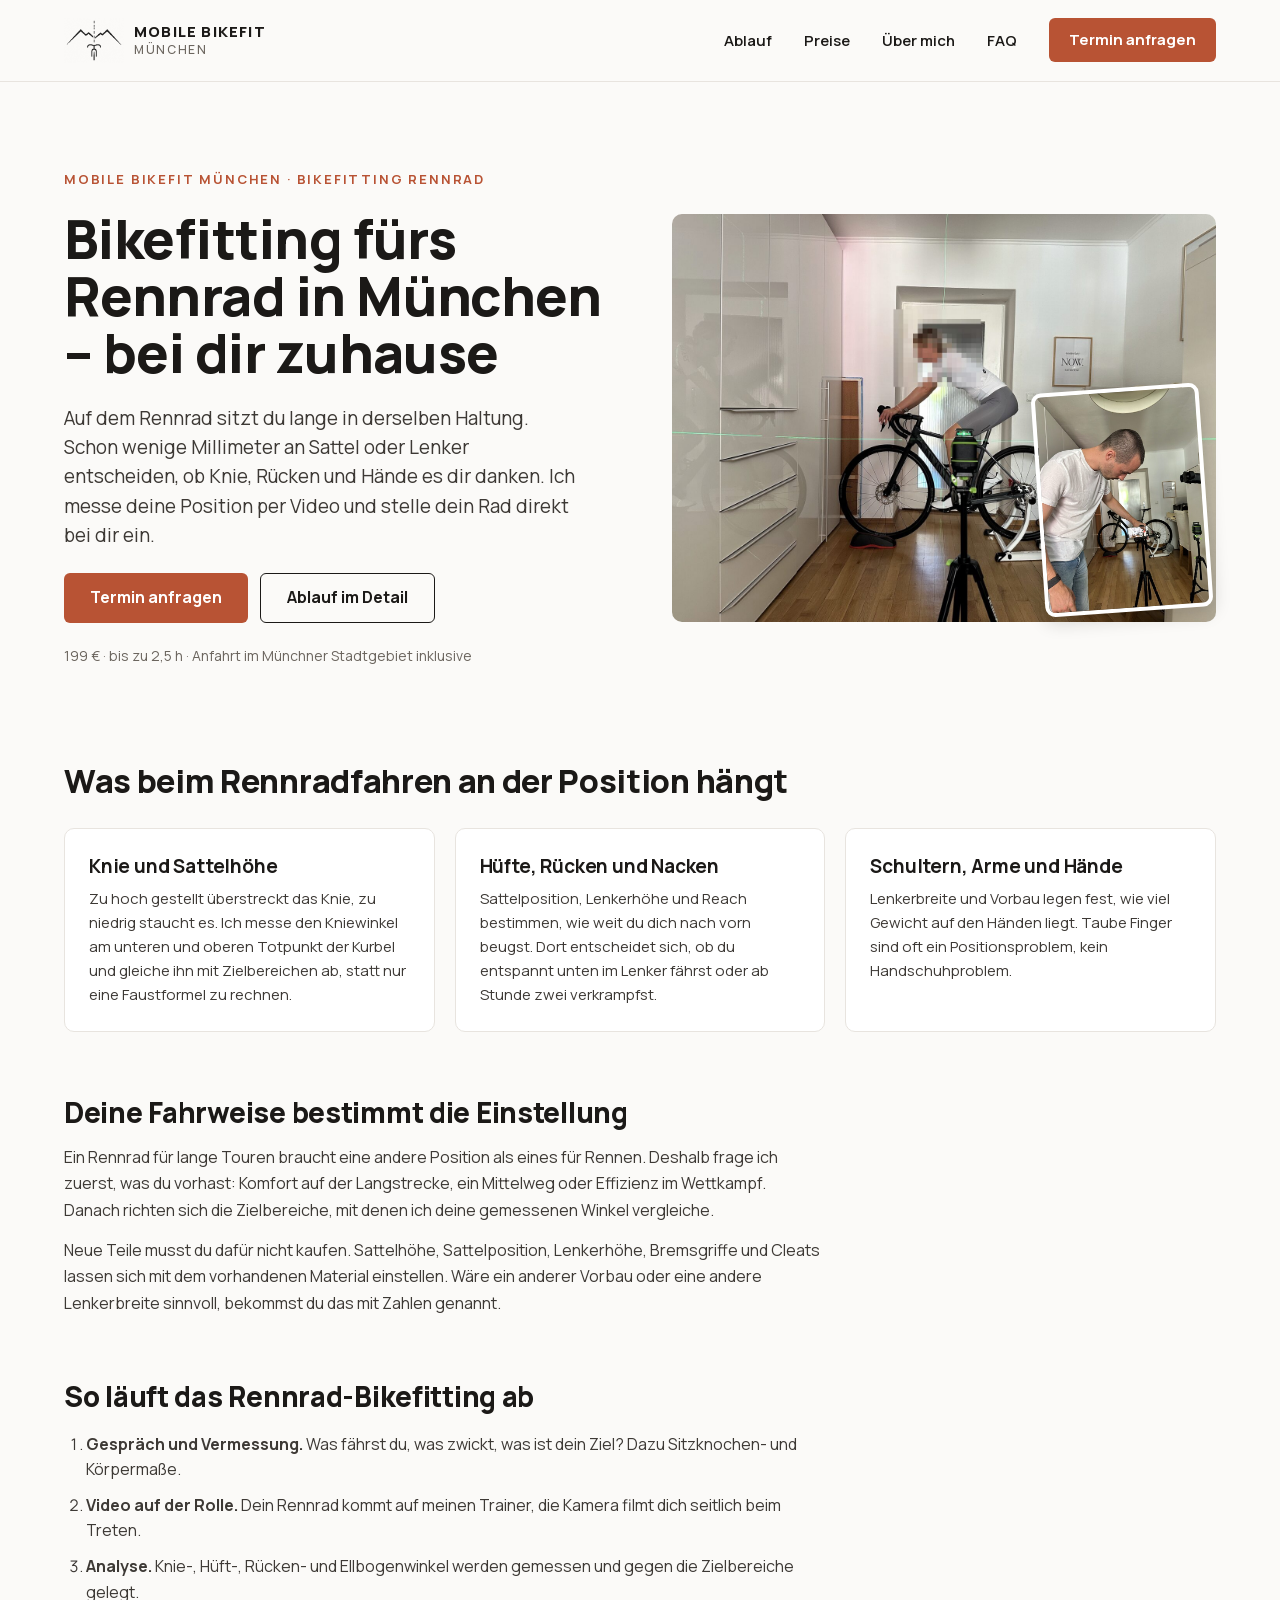
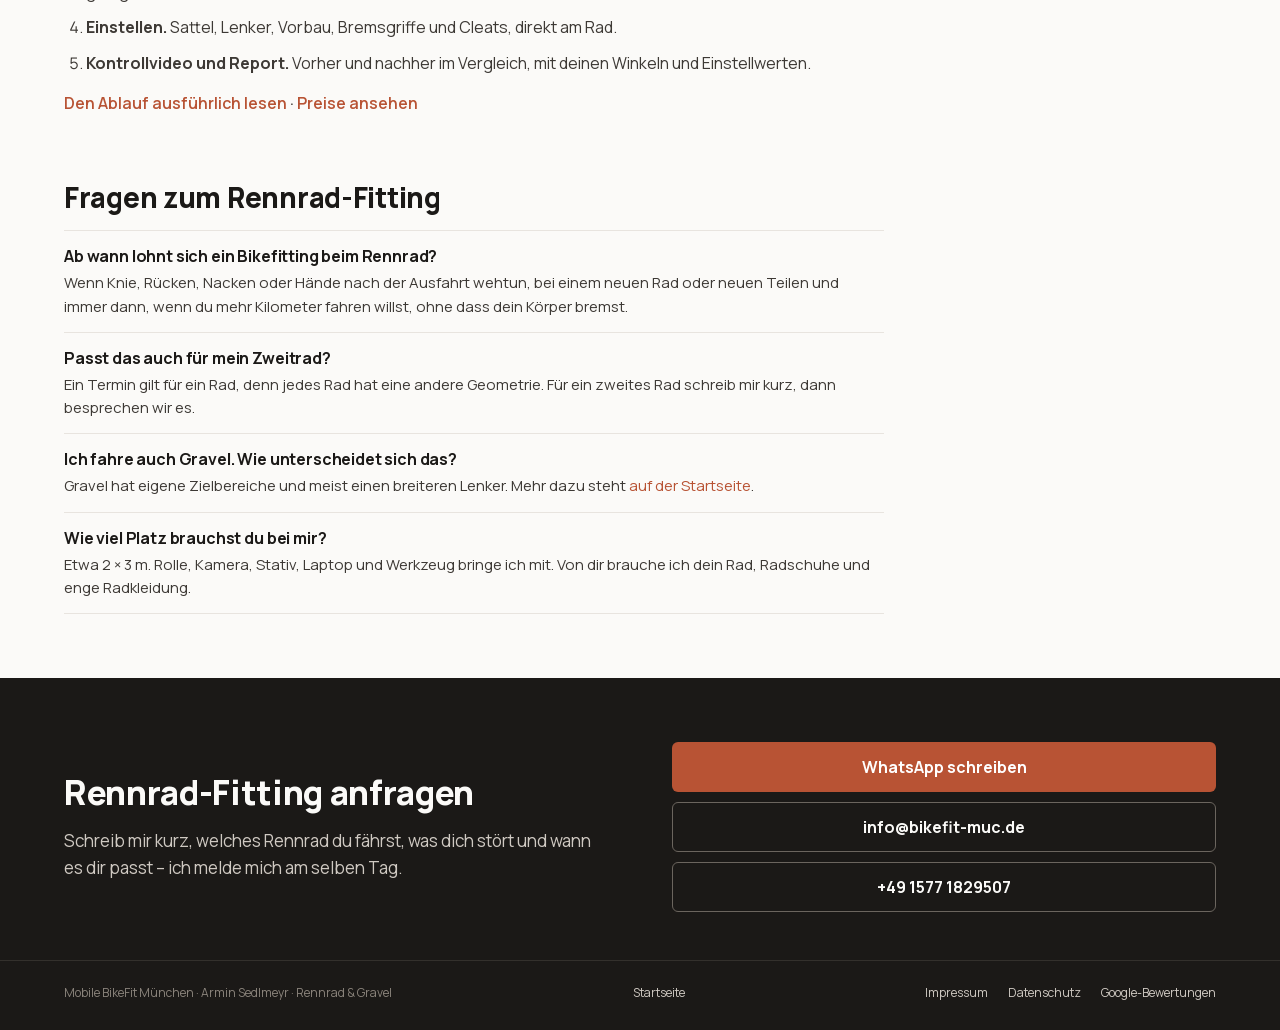
<file: bikefitting-rennrad-muenchen.html>
<!doctype html>
<html lang="de">
<head>
<meta charset="utf-8">
<meta name="viewport" content="width=device-width, initial-scale=1">

<title>Bikefitting Rennrad München – Position messen und einstellen</title>
<meta name="description" content="Bikefitting fürs Rennrad in München: Ich komme zu dir nach Hause, messe deine Sitzposition per Video und stelle Sattel, Lenker und Cleats ein. 199 €.">
<link rel="canonical" href="https://bikefit-muc.de/bikefitting-rennrad-muenchen.html">

<meta property="og:type" content="website">
<meta property="og:locale" content="de_DE">
<meta property="og:site_name" content="Mobile BikeFit München">
<meta property="og:title" content="Bikefitting fürs Rennrad in München – bei dir zuhause">
<meta property="og:description" content="Sitzposition per Video messen, Sattel, Lenker und Cleats direkt am Rad einstellen, Kontrollvideo und Report. Rennrad-Bikefitting bei dir zuhause in München.">
<meta property="og:url" content="https://bikefit-muc.de/bikefitting-rennrad-muenchen.html">
<meta property="og:image" content="https://bikefit-muc.de/assets/og-titelbild.jpg">
<meta property="og:image:width" content="1200">
<meta property="og:image:height" content="675">
<meta property="og:image:alt" content="Mobile BikeFit München – Logo">
<meta name="twitter:card" content="summary_large_image">

<link rel="icon" href="assets/favicon.ico" sizes="any">
<link rel="icon" href="assets/favicon-32.png" type="image/png" sizes="32x32">
<link rel="apple-touch-icon" href="assets/favicon-180.png">
<meta name="theme-color" content="#FBFAF8">

<link rel="preload" href="assets/fonts/manrope-latin.woff2" as="font" type="font/woff2" crossorigin>
<link rel="stylesheet" href="styles.css">

<!-- Strukturierte Daten: Leistung + Brotkrumen. Preis wie auf der Startseite (199 EUR);
     der Anbieter verweist auf das LocalBusiness-Objekt der Startseite. Kein aggregateRating. -->
<script type="application/ld+json">
{
  "@context": "https://schema.org",
  "@graph": [
    {
      "@type": "Service",
      "@id": "https://bikefit-muc.de/bikefitting-rennrad-muenchen.html#leistung",
      "name": "Bikefitting Rennrad München",
      "serviceType": "Bikefitting",
      "description": "Mobiles Bikefitting fürs Rennrad bei dir zuhause in München: Videoanalyse der Sitzposition, Einstellung von Sattel, Lenker, Vorbau, Bremsgriffen und Cleats, Kontrollvideo und Report.",
      "url": "https://bikefit-muc.de/bikefitting-rennrad-muenchen.html",
      "provider": { "@id": "https://bikefit-muc.de/#unternehmen" },
      "areaServed": { "@type": "City", "name": "München" },
      "offers": {
        "@type": "Offer",
        "price": "199",
        "priceCurrency": "EUR",
        "url": "https://bikefit-muc.de/bikefitting-rennrad-muenchen.html"
      }
    },
    {
      "@type": "BreadcrumbList",
      "itemListElement": [
        { "@type": "ListItem", "position": 1, "name": "Mobile BikeFit München", "item": "https://bikefit-muc.de/" },
        { "@type": "ListItem", "position": 2, "name": "Bikefitting Rennrad München", "item": "https://bikefit-muc.de/bikefitting-rennrad-muenchen.html" }
      ]
    }
  ]
}
</script>
</head>

<body>

<a class="skip-link" href="#inhalt">Zum Inhalt springen</a>

<header class="kopf">
  <div class="kopf-zeile">
    <a class="marke" href="index.html" aria-label="Mobile BikeFit München – Startseite">
      <img src="assets/logo-mark.png" width="400" height="299" alt="">
      <span class="marke-text">Mobile BikeFit<br><span>München</span></span>
    </a>

    <div class="kopf-rechts">
      <nav class="hauptnav" id="hauptnav" aria-label="Hauptnavigation">
        <a href="index.html#ablauf">Ablauf</a>
        <a href="index.html#preise">Preise</a>
        <a href="index.html#ueber-mich">Über mich</a>
        <a href="index.html#faq">FAQ</a>
      </nav>
      <a class="btn btn-primaer btn-termin" href="index.html#kontakt">Termin<span class="nur-breit">&nbsp;anfragen</span></a>
      <button class="menu-knopf" id="menu-knopf" type="button"
              aria-expanded="false" aria-controls="hauptnav" aria-label="Menü öffnen">
        <svg class="icon-oeffnen" width="22" height="22" viewBox="0 0 22 22" fill="none"
             stroke="currentColor" stroke-width="2" stroke-linecap="round" aria-hidden="true">
          <path d="M3 6h16M3 11h16M3 16h16"></path>
        </svg>
        <svg class="icon-schliessen" width="22" height="22" viewBox="0 0 22 22" fill="none"
             stroke="currentColor" stroke-width="2" stroke-linecap="round" aria-hidden="true">
          <path d="M5 5l12 12M17 5L5 17"></path>
        </svg>
      </button>
    </div>
  </div>
</header>

<main id="inhalt">

  <!-- ===================== Einstieg ===================== -->
  <section class="hero inhalt">
    <div class="hero-spalte">
      <p class="eyebrow"><a href="index.html">Mobile BikeFit München</a> · Bikefitting Rennrad</p>
      <h1>Bikefitting fürs Rennrad in München – bei dir zuhause</h1>
      <p class="hero-text">Auf dem Rennrad sitzt du lange in derselben Haltung. Schon wenige Millimeter an
        Sattel oder Lenker entscheiden, ob Knie, Rücken und Hände es dir danken. Ich messe deine
        Position per Video und stelle dein Rad direkt bei dir ein.</p>
      <div class="hero-knoepfe">
        <a class="btn btn-primaer" href="index.html#kontakt">Termin anfragen</a>
        <a class="btn btn-sekundaer" href="index.html#ablauf">Ablauf im Detail</a>
      </div>
      <p class="kleinzeile">199 € · bis zu 2,5 h · Anfahrt im Münchner Stadtgebiet inklusive</p>
    </div>

    <div class="foto-hero foto-stapel">
      <img class="foto-stapel-haupt" src="assets/foto-setup.jpg" width="1400" height="1050"
           alt="Rennrad auf der Rolle beim Bikefitting, Kreuzlinienlaser mit Lot misst die Sitzposition">
      <img class="foto-stapel-klein" src="assets/foto-setup-klein.jpg" width="640" height="853"
           alt="Kamera auf Stativ filmt das Rennrad seitlich während des Fittings">
    </div>
  </section>

  <!-- ===================== Was zählt ===================== -->
  <section class="sektion rad-wahl inhalt" aria-labelledby="zaehlt-titel">
    <h2 id="zaehlt-titel">Was beim Rennradfahren an der Position hängt</h2>
    <div class="karten">
      <div class="karte">
        <h3>Knie und Sattelhöhe</h3>
        <p>Zu hoch gestellt überstreckt das Knie, zu niedrig staucht es. Ich messe den Kniewinkel
          am unteren und oberen Totpunkt der Kurbel und gleiche ihn mit Zielbereichen ab, statt
          nur eine Faustformel zu rechnen.</p>
      </div>
      <div class="karte">
        <h3>Hüfte, Rücken und Nacken</h3>
        <p>Sattelposition, Lenkerhöhe und Reach bestimmen, wie weit du dich nach vorn beugst.
          Dort entscheidet sich, ob du entspannt unten im Lenker fährst oder ab Stunde zwei
          verkrampfst.</p>
      </div>
      <div class="karte">
        <h3>Schultern, Arme und Hände</h3>
        <p>Lenkerbreite und Vorbau legen fest, wie viel Gewicht auf den Händen liegt. Taube Finger
          sind oft ein Positionsproblem, kein Handschuhproblem.</p>
      </div>
    </div>
  </section>

  <!-- ===================== Ziel ===================== -->
  <section class="sektion seitentext inhalt" aria-labelledby="ziel-titel">
    <h2 id="ziel-titel">Deine Fahrweise bestimmt die Einstellung</h2>
    <p>Ein Rennrad für lange Touren braucht eine andere Position als eines für Rennen. Deshalb
      frage ich zuerst, was du vorhast: Komfort auf der Langstrecke, ein Mittelweg oder
      Effizienz im Wettkampf. Danach richten sich die Zielbereiche, mit denen ich deine
      gemessenen Winkel vergleiche.</p>
    <p>Neue Teile musst du dafür nicht kaufen. Sattelhöhe, Sattelposition, Lenkerhöhe, Bremsgriffe
      und Cleats lassen sich mit dem vorhandenen Material einstellen. Wäre ein anderer Vorbau
      oder eine andere Lenkerbreite sinnvoll, bekommst du das mit Zahlen genannt.</p>
  </section>

  <!-- ===================== Ablauf kurz ===================== -->
  <section class="sektion seitentext inhalt" aria-labelledby="kurz-titel">
    <h2 id="kurz-titel">So läuft das Rennrad-Bikefitting ab</h2>
    <ol class="kurz-liste">
      <li><b>Gespräch und Vermessung.</b> Was fährst du, was zwickt, was ist dein Ziel? Dazu Sitzknochen-
        und Körpermaße.</li>
      <li><b>Video auf der Rolle.</b> Dein Rennrad kommt auf meinen Trainer, die Kamera filmt dich
        seitlich beim Treten.</li>
      <li><b>Analyse.</b> Knie-, Hüft-, Rücken- und Ellbogenwinkel werden gemessen und gegen die
        Zielbereiche gelegt.</li>
      <li><b>Einstellen.</b> Sattel, Lenker, Vorbau, Bremsgriffe und Cleats, direkt am Rad.</li>
      <li><b>Kontrollvideo und Report.</b> Vorher und nachher im Vergleich, mit deinen Winkeln und
        Einstellwerten.</li>
    </ol>
    <p class="mehr-link"><a href="index.html#ablauf">Den Ablauf ausführlich lesen</a> · <a href="index.html#preise">Preise ansehen</a></p>
  </section>

  <!-- ===================== FAQ ===================== -->
  <section class="sektion faq inhalt" aria-labelledby="rr-faq-titel">
    <h2 id="rr-faq-titel">Fragen zum Rennrad-Fitting</h2>
    <div class="faq-liste">
      <div>
        <h3>Ab wann lohnt sich ein Bikefitting beim Rennrad?</h3>
        <p>Wenn Knie, Rücken, Nacken oder Hände nach der Ausfahrt wehtun, bei einem neuen Rad oder
          neuen Teilen und immer dann, wenn du mehr Kilometer fahren willst, ohne dass dein Körper
          bremst.</p>
      </div>
      <div>
        <h3>Passt das auch für mein Zweitrad?</h3>
        <p>Ein Termin gilt für ein Rad, denn jedes Rad hat eine andere Geometrie. Für ein zweites
          Rad schreib mir kurz, dann besprechen wir es.</p>
      </div>
      <div>
        <h3>Ich fahre auch Gravel. Wie unterscheidet sich das?</h3>
        <p>Gravel hat eigene Zielbereiche und meist einen breiteren Lenker. Mehr dazu
          steht <a href="index.html#rad-wahl-titel">auf der Startseite</a>.</p>
      </div>
      <div>
        <h3>Wie viel Platz brauchst du bei mir?</h3>
        <p>Etwa 2 × 3 m. Rolle, Kamera, Stativ, Laptop und Werkzeug bringe ich mit. Von dir
          brauche ich dein Rad, Radschuhe und enge Radkleidung.</p>
      </div>
    </div>
  </section>

  <!-- ===================== Kontakt ===================== -->
  <section id="kontakt" class="kontakt" aria-labelledby="kontakt-titel">
    <div class="kontakt-spalte">
      <h2 id="kontakt-titel">Rennrad-Fitting anfragen</h2>
      <p class="kontakt-text">Schreib mir kurz, welches Rennrad du fährst, was dich stört und wann es
        dir passt – ich melde mich am selben Tag.</p>
    </div>
    <div class="kontakt-knoepfe">
      <a class="btn btn-primaer"
         href="https://wa.me/4915771829507?text=Hallo%20Armin%2C%20ich%20interessiere%20mich%20f%C3%BCr%20ein%20Bike%20Fitting%20f%C3%BCrs%20Rennrad.%20Rad%3A%20%E2%80%A6%20%2F%20Beschwerden%3A%20%E2%80%A6%20%2F%20Wunschtermin%3A%20%E2%80%A6"
         rel="noopener">WhatsApp schreiben</a>
      <a class="btn btn-umriss-hell" href="mailto:info@bikefit-muc.de">info@bikefit-muc.de</a>
      <a class="btn btn-umriss-hell" href="tel:+4915771829507">+49 1577 1829507</a>
    </div>
  </section>

</main>

<footer class="fuss">
  <p>Mobile BikeFit München · Armin Sedlmeyr · Rennrad &amp; Gravel</p>
  <nav aria-label="Angebote">
    <a href="index.html">Startseite</a>
  </nav>
  <nav aria-label="Rechtliches">
    <a href="impressum.html">Impressum</a>
    <a href="datenschutz.html">Datenschutz</a>
    <a href="https://maps.google.com/?cid=6575537688166029984" rel="noopener" target="_blank">Google-Bewertungen</a>
  </nav>
</footer>

<script src="assets/menu.js" defer></script>

</body>
</html>
</file>
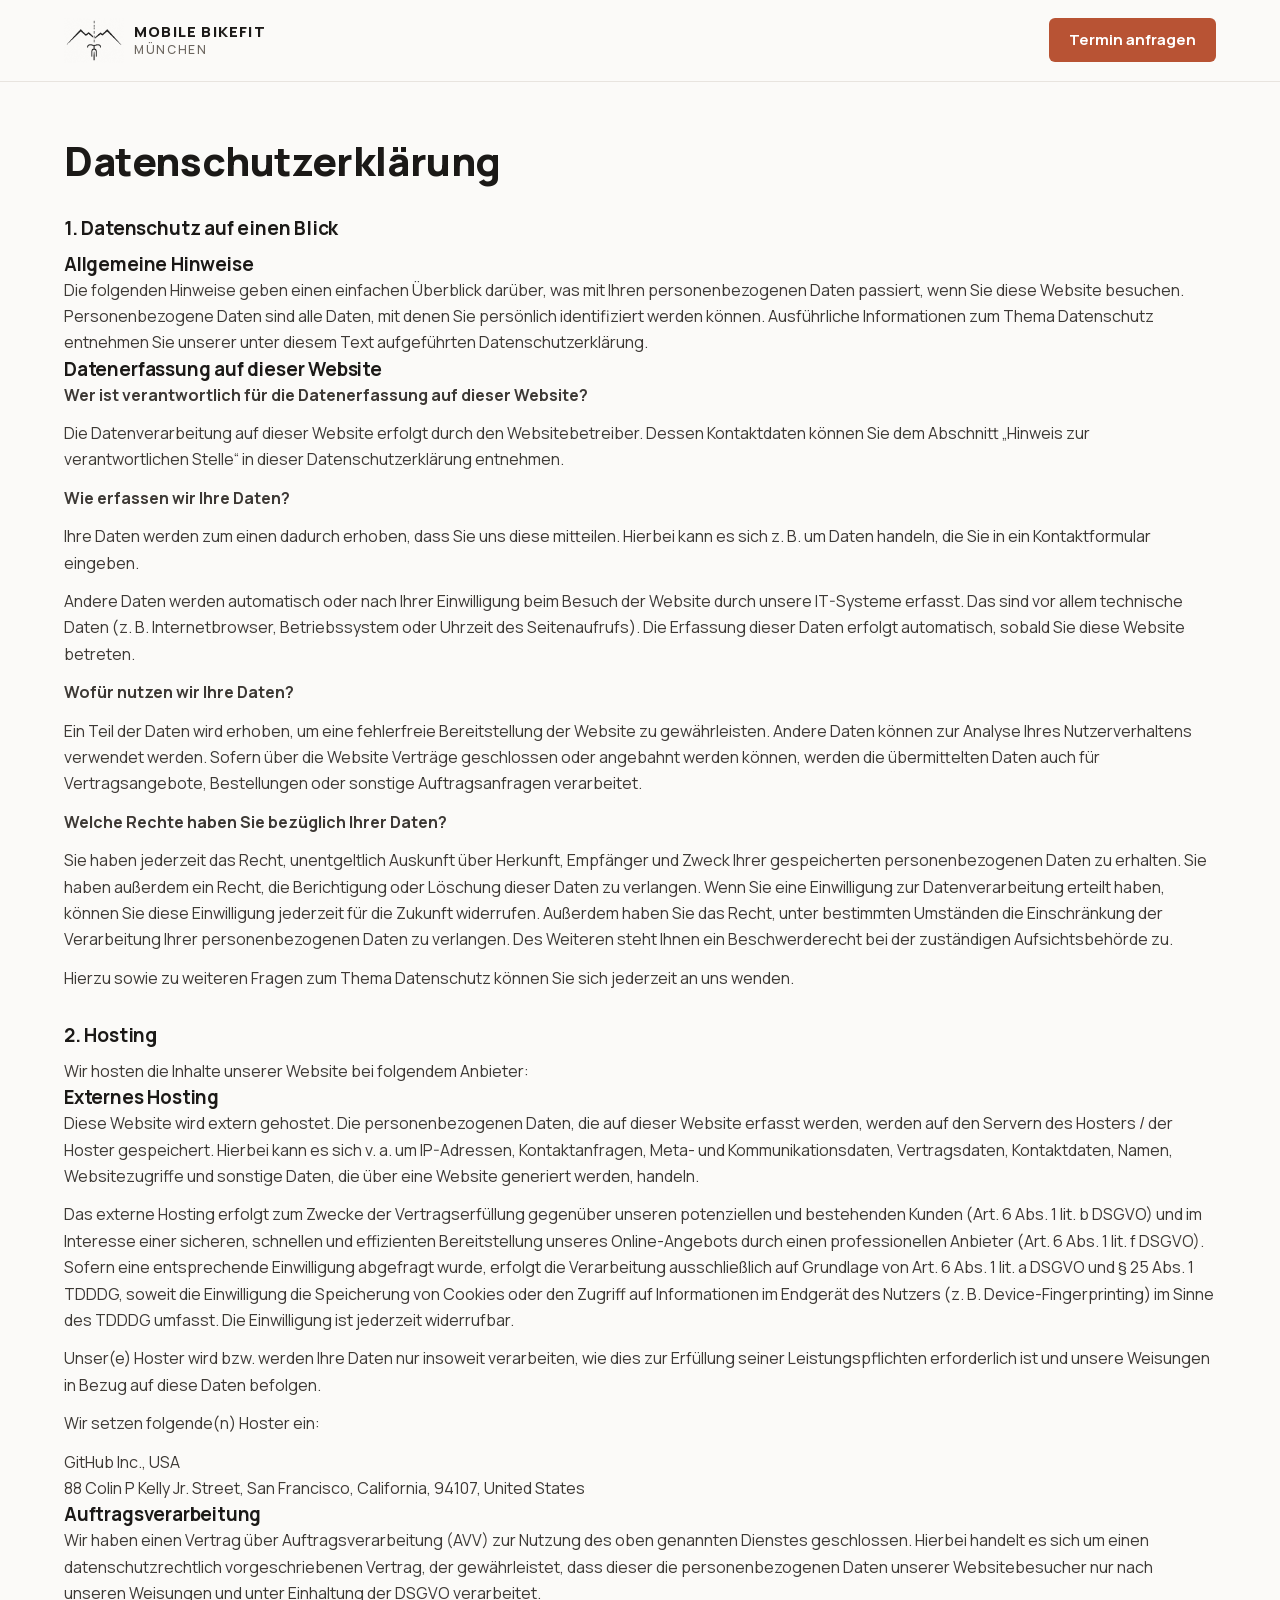
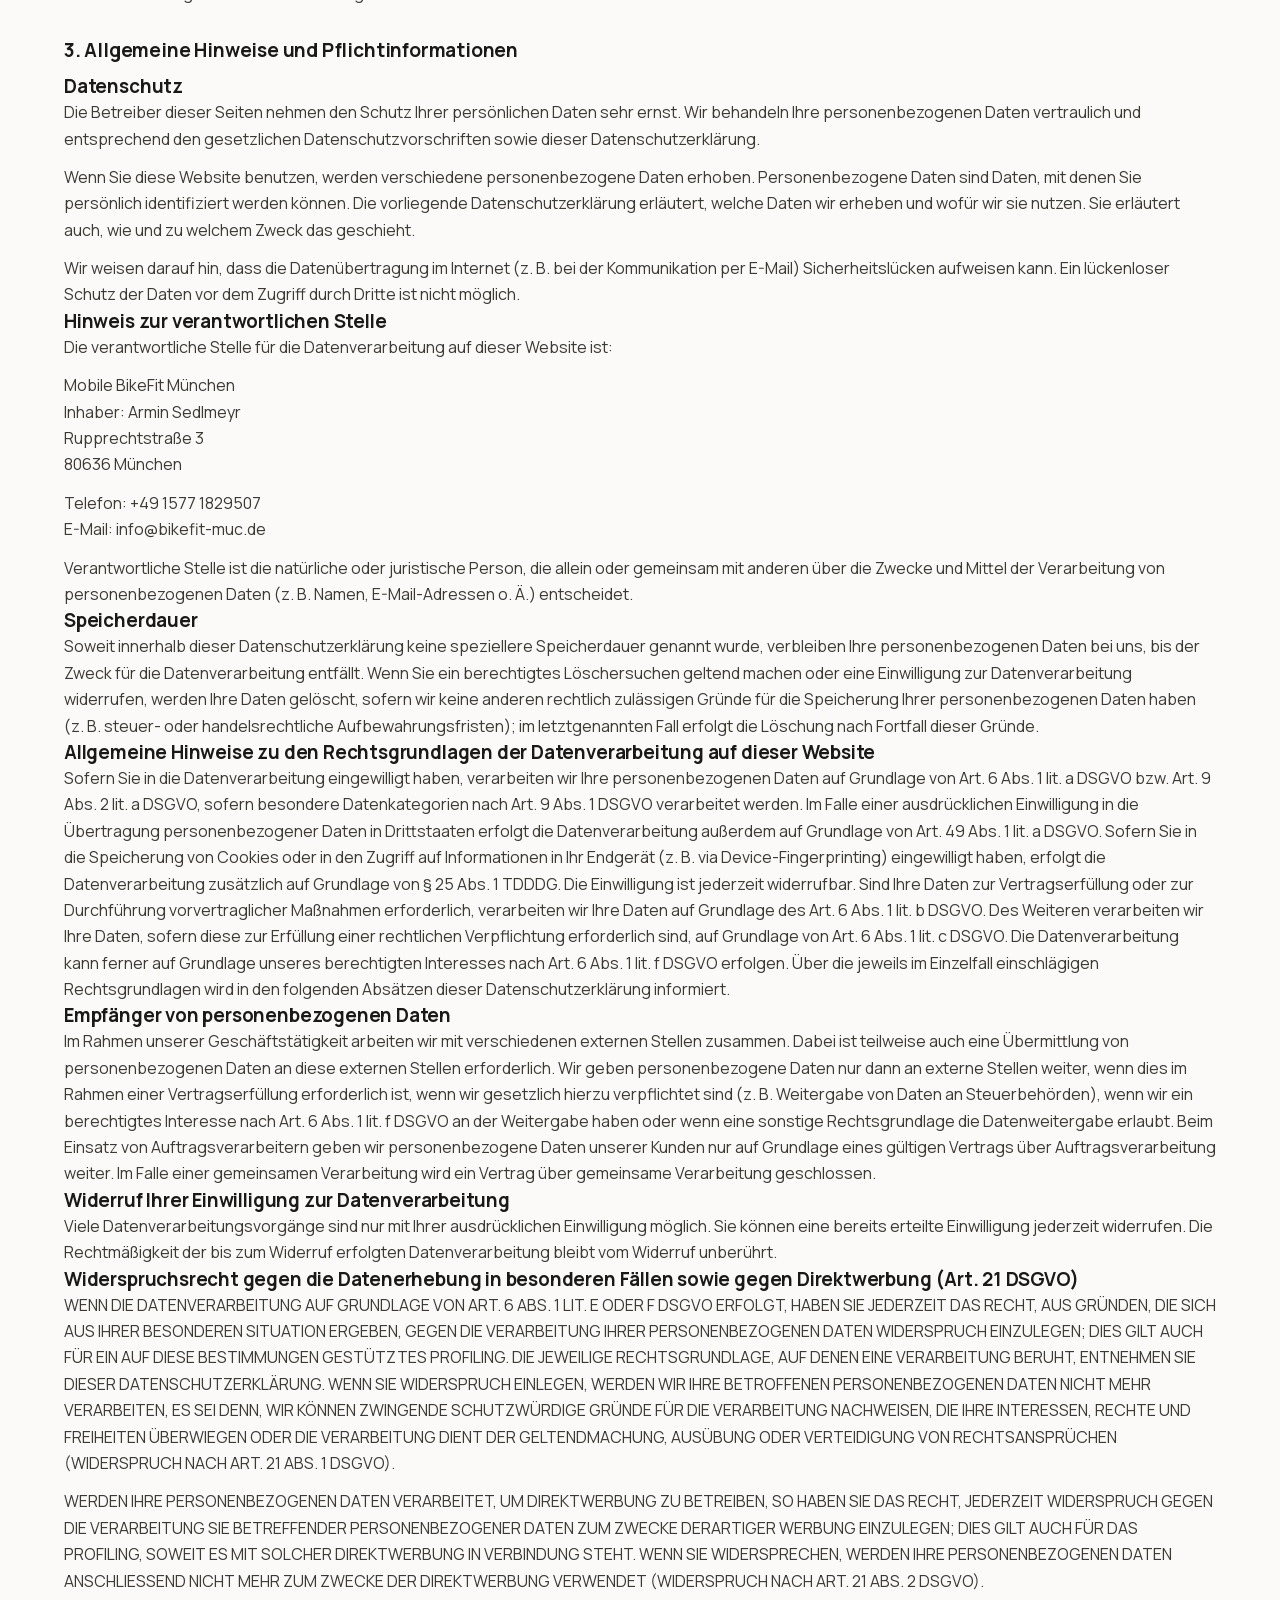
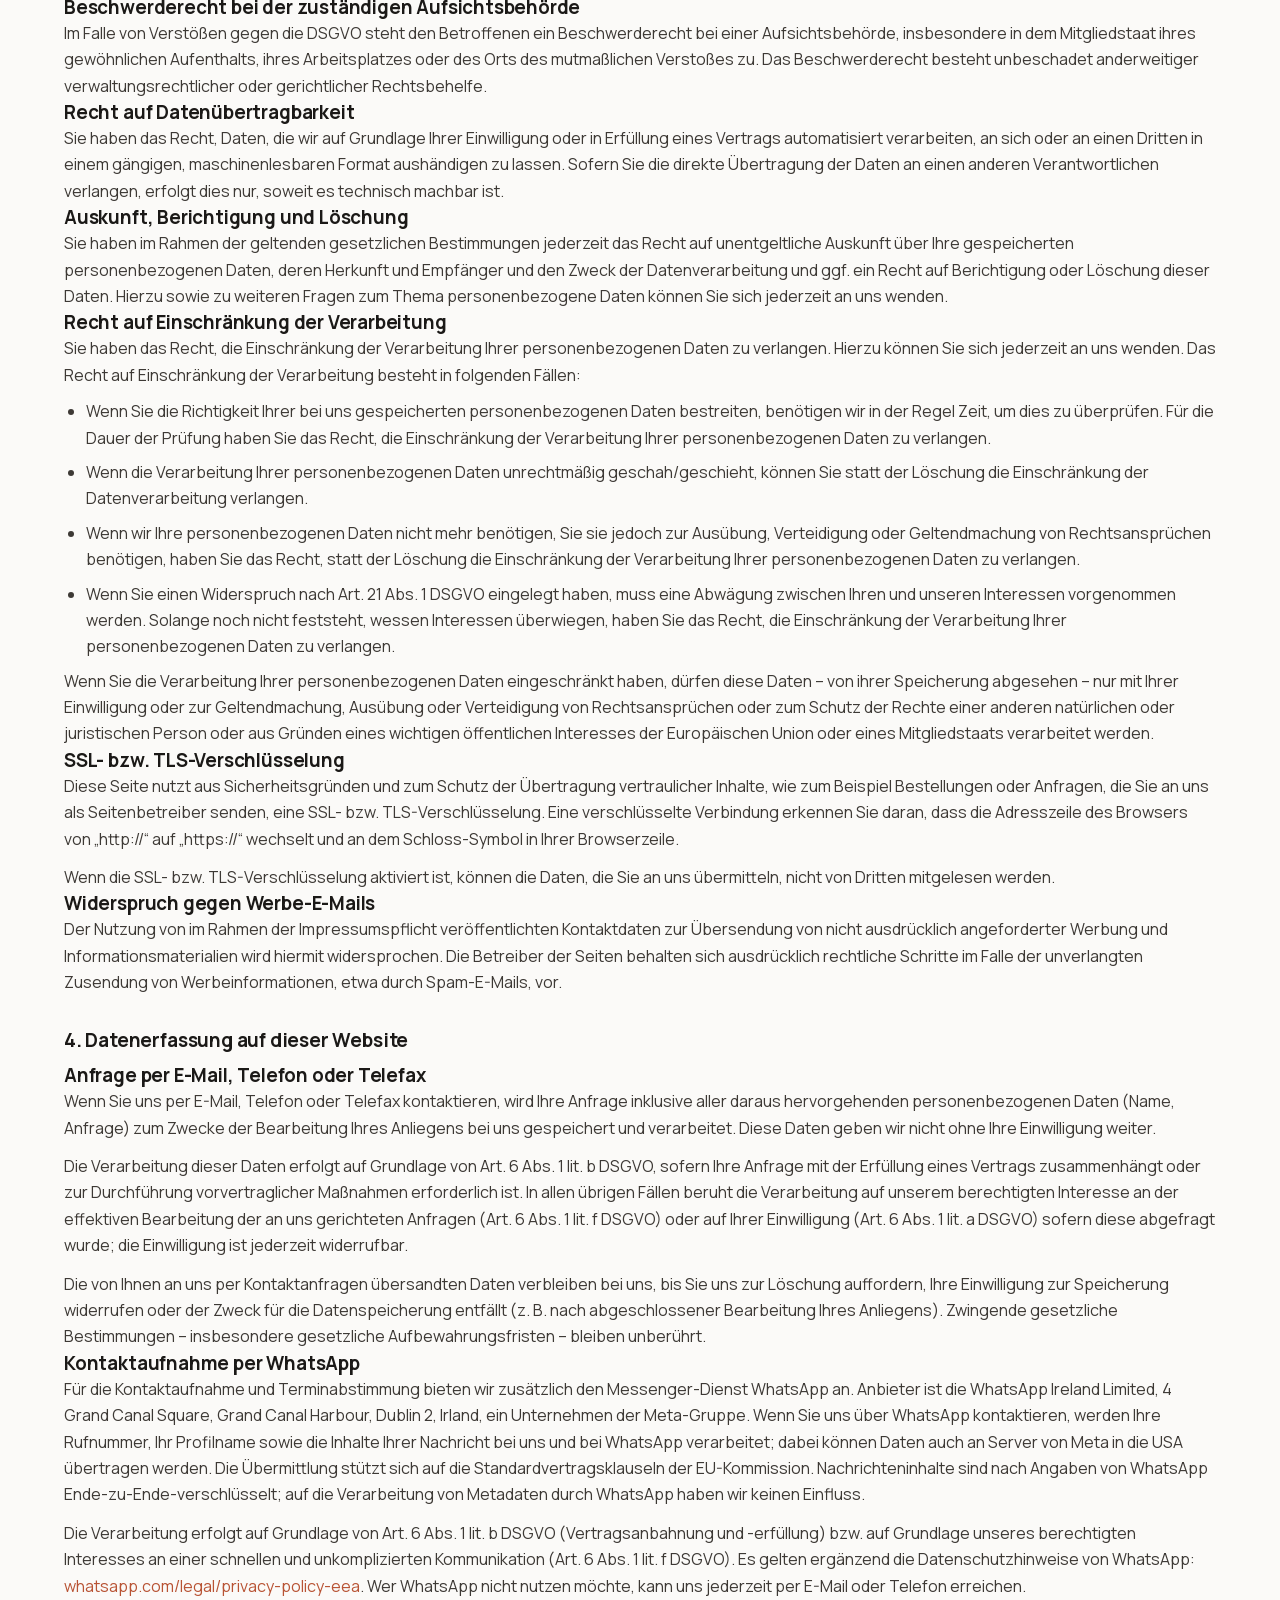
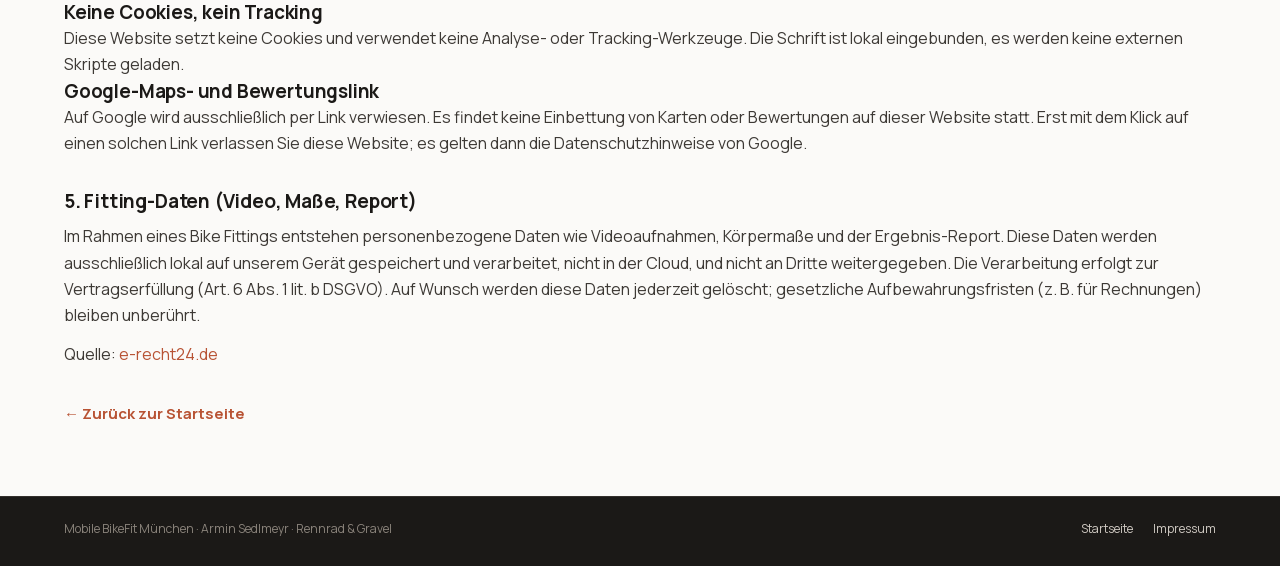
<file: datenschutz.html>
<!doctype html>
<html lang="de">
<head>
<meta charset="utf-8">
<meta name="viewport" content="width=device-width, initial-scale=1">

<title>Datenschutzerklärung | Mobile BikeFit München</title>
<meta name="description" content="Datenschutzerklärung von Mobile BikeFit München.">
<meta name="robots" content="noindex, follow">
<link rel="canonical" href="https://bikefit-muc.de/datenschutz.html">

<link rel="icon" href="assets/favicon.ico" sizes="any">
<link rel="icon" href="assets/favicon-32.png" type="image/png" sizes="32x32">
<link rel="apple-touch-icon" href="assets/favicon-180.png">
<meta name="theme-color" content="#FBFAF8">

<link rel="preload" href="assets/fonts/manrope-latin.woff2" as="font" type="font/woff2" crossorigin>
<link rel="stylesheet" href="styles.css">
</head>

<body>

<a class="skip-link" href="#inhalt">Zum Inhalt springen</a>

<header class="kopf">
  <div class="kopf-zeile">
    <a class="marke" href="index.html" aria-label="Mobile BikeFit München – Startseite">
      <img src="assets/logo-mark.png" width="400" height="299" alt="">
      <span class="marke-text">Mobile BikeFit<br><span>München</span></span>
    </a>
    <div class="kopf-rechts">
      <a class="btn btn-primaer btn-termin" href="index.html#kontakt">Termin<span class="nur-breit">&nbsp;anfragen</span></a>
    </div>
  </div>
</header>

<main id="inhalt" class="rechtstext inhalt">

  <h1>Datenschutzerklärung</h1>

  <h2>1. Datenschutz auf einen Blick</h2>

  <h3>Allgemeine Hinweise</h3>
  <p>Die folgenden Hinweise geben einen einfachen Überblick darüber, was mit Ihren personenbezogenen
    Daten passiert, wenn Sie diese Website besuchen. Personenbezogene Daten sind alle Daten, mit denen
    Sie persönlich identifiziert werden können. Ausführliche Informationen zum Thema Datenschutz
    entnehmen Sie unserer unter diesem Text aufgeführten Datenschutzerklärung.</p>

  <h3>Datenerfassung auf dieser Website</h3>
  <p><strong>Wer ist verantwortlich für die Datenerfassung auf dieser Website?</strong></p>
  <p>Die Datenverarbeitung auf dieser Website erfolgt durch den Websitebetreiber. Dessen Kontaktdaten
    können Sie dem Abschnitt „Hinweis zur verantwortlichen Stelle“ in dieser Datenschutzerklärung
    entnehmen.</p>
  <p><strong>Wie erfassen wir Ihre Daten?</strong></p>
  <p>Ihre Daten werden zum einen dadurch erhoben, dass Sie uns diese mitteilen. Hierbei kann es sich
    z.&nbsp;B. um Daten handeln, die Sie in ein Kontaktformular eingeben.</p>
  <p>Andere Daten werden automatisch oder nach Ihrer Einwilligung beim Besuch der Website durch unsere
    IT-Systeme erfasst. Das sind vor allem technische Daten (z.&nbsp;B. Internetbrowser, Betriebssystem
    oder Uhrzeit des Seitenaufrufs). Die Erfassung dieser Daten erfolgt automatisch, sobald Sie diese
    Website betreten.</p>
  <p><strong>Wofür nutzen wir Ihre Daten?</strong></p>
  <p>Ein Teil der Daten wird erhoben, um eine fehlerfreie Bereitstellung der Website zu gewährleisten.
    Andere Daten können zur Analyse Ihres Nutzerverhaltens verwendet werden. Sofern über die Website
    Verträge geschlossen oder angebahnt werden können, werden die übermittelten Daten auch für
    Vertragsangebote, Bestellungen oder sonstige Auftragsanfragen verarbeitet.</p>
  <p><strong>Welche Rechte haben Sie bezüglich Ihrer Daten?</strong></p>
  <p>Sie haben jederzeit das Recht, unentgeltlich Auskunft über Herkunft, Empfänger und Zweck Ihrer
    gespeicherten personenbezogenen Daten zu erhalten. Sie haben außerdem ein Recht, die Berichtigung
    oder Löschung dieser Daten zu verlangen. Wenn Sie eine Einwilligung zur Datenverarbeitung erteilt
    haben, können Sie diese Einwilligung jederzeit für die Zukunft widerrufen. Außerdem haben Sie das
    Recht, unter bestimmten Umständen die Einschränkung der Verarbeitung Ihrer personenbezogenen Daten
    zu verlangen. Des Weiteren steht Ihnen ein Beschwerderecht bei der zuständigen Aufsichtsbehörde zu.</p>
  <p>Hierzu sowie zu weiteren Fragen zum Thema Datenschutz können Sie sich jederzeit an uns wenden.</p>

  <h2>2. Hosting</h2>
  <p>Wir hosten die Inhalte unserer Website bei folgendem Anbieter:</p>

  <h3>Externes Hosting</h3>
  <p>Diese Website wird extern gehostet. Die personenbezogenen Daten, die auf dieser Website erfasst
    werden, werden auf den Servern des Hosters / der Hoster gespeichert. Hierbei kann es sich v.&nbsp;a.
    um IP-Adressen, Kontaktanfragen, Meta- und Kommunikationsdaten, Vertragsdaten, Kontaktdaten, Namen,
    Websitezugriffe und sonstige Daten, die über eine Website generiert werden, handeln.</p>
  <p>Das externe Hosting erfolgt zum Zwecke der Vertragserfüllung gegenüber unseren potenziellen und
    bestehenden Kunden (Art. 6 Abs. 1 lit. b DSGVO) und im Interesse einer sicheren, schnellen und
    effizienten Bereitstellung unseres Online-Angebots durch einen professionellen Anbieter
    (Art. 6 Abs. 1 lit. f DSGVO). Sofern eine entsprechende Einwilligung abgefragt wurde, erfolgt die
    Verarbeitung ausschließlich auf Grundlage von Art. 6 Abs. 1 lit. a DSGVO und § 25 Abs. 1 TDDDG,
    soweit die Einwilligung die Speicherung von Cookies oder den Zugriff auf Informationen im Endgerät
    des Nutzers (z.&nbsp;B. Device-Fingerprinting) im Sinne des TDDDG umfasst. Die Einwilligung ist
    jederzeit widerrufbar.</p>
  <p>Unser(e) Hoster wird bzw. werden Ihre Daten nur insoweit verarbeiten, wie dies zur Erfüllung
    seiner Leistungspflichten erforderlich ist und unsere Weisungen in Bezug auf diese Daten befolgen.</p>
  <p>Wir setzen folgende(n) Hoster ein:</p>
  <p>GitHub Inc., USA<br>
    88 Colin P Kelly Jr. Street, San Francisco, California, 94107, United States</p>

  <h3>Auftragsverarbeitung</h3>
  <p>Wir haben einen Vertrag über Auftragsverarbeitung (AVV) zur Nutzung des oben genannten Dienstes
    geschlossen. Hierbei handelt es sich um einen datenschutzrechtlich vorgeschriebenen Vertrag, der
    gewährleistet, dass dieser die personenbezogenen Daten unserer Websitebesucher nur nach unseren
    Weisungen und unter Einhaltung der DSGVO verarbeitet.</p>

  <h2>3. Allgemeine Hinweise und Pflichtinformationen</h2>

  <h3>Datenschutz</h3>
  <p>Die Betreiber dieser Seiten nehmen den Schutz Ihrer persönlichen Daten sehr ernst. Wir behandeln
    Ihre personenbezogenen Daten vertraulich und entsprechend den gesetzlichen Datenschutzvorschriften
    sowie dieser Datenschutzerklärung.</p>
  <p>Wenn Sie diese Website benutzen, werden verschiedene personenbezogene Daten erhoben.
    Personenbezogene Daten sind Daten, mit denen Sie persönlich identifiziert werden können. Die
    vorliegende Datenschutzerklärung erläutert, welche Daten wir erheben und wofür wir sie nutzen. Sie
    erläutert auch, wie und zu welchem Zweck das geschieht.</p>
  <p>Wir weisen darauf hin, dass die Datenübertragung im Internet (z.&nbsp;B. bei der Kommunikation per
    E-Mail) Sicherheitslücken aufweisen kann. Ein lückenloser Schutz der Daten vor dem Zugriff durch
    Dritte ist nicht möglich.</p>

  <h3>Hinweis zur verantwortlichen Stelle</h3>
  <p>Die verantwortliche Stelle für die Datenverarbeitung auf dieser Website ist:</p>
  <p>Mobile BikeFit München<br>
    Inhaber: Armin Sedlmeyr<br>
    Rupprechtstraße 3<br>
    80636 München</p>
  <p>Telefon: +49 1577 1829507<br>
    E-Mail: info@bikefit-muc.de</p>
  <p>Verantwortliche Stelle ist die natürliche oder juristische Person, die allein oder gemeinsam mit
    anderen über die Zwecke und Mittel der Verarbeitung von personenbezogenen Daten (z.&nbsp;B. Namen,
    E-Mail-Adressen o.&nbsp;Ä.) entscheidet.</p>

  <h3>Speicherdauer</h3>
  <p>Soweit innerhalb dieser Datenschutzerklärung keine speziellere Speicherdauer genannt wurde,
    verbleiben Ihre personenbezogenen Daten bei uns, bis der Zweck für die Datenverarbeitung entfällt.
    Wenn Sie ein berechtigtes Löschersuchen geltend machen oder eine Einwilligung zur Datenverarbeitung
    widerrufen, werden Ihre Daten gelöscht, sofern wir keine anderen rechtlich zulässigen Gründe für die
    Speicherung Ihrer personenbezogenen Daten haben (z.&nbsp;B. steuer- oder handelsrechtliche
    Aufbewahrungsfristen); im letztgenannten Fall erfolgt die Löschung nach Fortfall dieser Gründe.</p>

  <h3>Allgemeine Hinweise zu den Rechtsgrundlagen der Datenverarbeitung auf dieser Website</h3>
  <p>Sofern Sie in die Datenverarbeitung eingewilligt haben, verarbeiten wir Ihre personenbezogenen
    Daten auf Grundlage von Art. 6 Abs. 1 lit. a DSGVO bzw. Art. 9 Abs. 2 lit. a DSGVO, sofern
    besondere Datenkategorien nach Art. 9 Abs. 1 DSGVO verarbeitet werden. Im Falle einer
    ausdrücklichen Einwilligung in die Übertragung personenbezogener Daten in Drittstaaten erfolgt die
    Datenverarbeitung außerdem auf Grundlage von Art. 49 Abs. 1 lit. a DSGVO. Sofern Sie in die
    Speicherung von Cookies oder in den Zugriff auf Informationen in Ihr Endgerät (z.&nbsp;B. via
    Device-Fingerprinting) eingewilligt haben, erfolgt die Datenverarbeitung zusätzlich auf Grundlage
    von § 25 Abs. 1 TDDDG. Die Einwilligung ist jederzeit widerrufbar. Sind Ihre Daten zur
    Vertragserfüllung oder zur Durchführung vorvertraglicher Maßnahmen erforderlich, verarbeiten wir
    Ihre Daten auf Grundlage des Art. 6 Abs. 1 lit. b DSGVO. Des Weiteren verarbeiten wir Ihre Daten,
    sofern diese zur Erfüllung einer rechtlichen Verpflichtung erforderlich sind, auf Grundlage von
    Art. 6 Abs. 1 lit. c DSGVO. Die Datenverarbeitung kann ferner auf Grundlage unseres berechtigten
    Interesses nach Art. 6 Abs. 1 lit. f DSGVO erfolgen. Über die jeweils im Einzelfall einschlägigen
    Rechtsgrundlagen wird in den folgenden Absätzen dieser Datenschutzerklärung informiert.</p>

  <h3>Empfänger von personenbezogenen Daten</h3>
  <p>Im Rahmen unserer Geschäftstätigkeit arbeiten wir mit verschiedenen externen Stellen zusammen.
    Dabei ist teilweise auch eine Übermittlung von personenbezogenen Daten an diese externen Stellen
    erforderlich. Wir geben personenbezogene Daten nur dann an externe Stellen weiter, wenn dies im
    Rahmen einer Vertragserfüllung erforderlich ist, wenn wir gesetzlich hierzu verpflichtet sind
    (z.&nbsp;B. Weitergabe von Daten an Steuerbehörden), wenn wir ein berechtigtes Interesse nach
    Art. 6 Abs. 1 lit. f DSGVO an der Weitergabe haben oder wenn eine sonstige Rechtsgrundlage die
    Datenweitergabe erlaubt. Beim Einsatz von Auftragsverarbeitern geben wir personenbezogene Daten
    unserer Kunden nur auf Grundlage eines gültigen Vertrags über Auftragsverarbeitung weiter. Im Falle
    einer gemeinsamen Verarbeitung wird ein Vertrag über gemeinsame Verarbeitung geschlossen.</p>

  <h3>Widerruf Ihrer Einwilligung zur Datenverarbeitung</h3>
  <p>Viele Datenverarbeitungsvorgänge sind nur mit Ihrer ausdrücklichen Einwilligung möglich. Sie
    können eine bereits erteilte Einwilligung jederzeit widerrufen. Die Rechtmäßigkeit der bis zum
    Widerruf erfolgten Datenverarbeitung bleibt vom Widerruf unberührt.</p>

  <h3>Widerspruchsrecht gegen die Datenerhebung in besonderen Fällen sowie gegen Direktwerbung (Art. 21 DSGVO)</h3>
  <p>WENN DIE DATENVERARBEITUNG AUF GRUNDLAGE VON ART. 6 ABS. 1 LIT. E ODER F DSGVO ERFOLGT, HABEN SIE
    JEDERZEIT DAS RECHT, AUS GRÜNDEN, DIE SICH AUS IHRER BESONDEREN SITUATION ERGEBEN, GEGEN DIE
    VERARBEITUNG IHRER PERSONENBEZOGENEN DATEN WIDERSPRUCH EINZULEGEN; DIES GILT AUCH FÜR EIN AUF
    DIESE BESTIMMUNGEN GESTÜTZTES PROFILING. DIE JEWEILIGE RECHTSGRUNDLAGE, AUF DENEN EINE
    VERARBEITUNG BERUHT, ENTNEHMEN SIE DIESER DATENSCHUTZERKLÄRUNG. WENN SIE WIDERSPRUCH EINLEGEN,
    WERDEN WIR IHRE BETROFFENEN PERSONENBEZOGENEN DATEN NICHT MEHR VERARBEITEN, ES SEI DENN, WIR
    KÖNNEN ZWINGENDE SCHUTZWÜRDIGE GRÜNDE FÜR DIE VERARBEITUNG NACHWEISEN, DIE IHRE INTERESSEN,
    RECHTE UND FREIHEITEN ÜBERWIEGEN ODER DIE VERARBEITUNG DIENT DER GELTENDMACHUNG, AUSÜBUNG ODER
    VERTEIDIGUNG VON RECHTSANSPRÜCHEN (WIDERSPRUCH NACH ART. 21 ABS. 1 DSGVO).</p>
  <p>WERDEN IHRE PERSONENBEZOGENEN DATEN VERARBEITET, UM DIREKTWERBUNG ZU BETREIBEN, SO HABEN SIE DAS
    RECHT, JEDERZEIT WIDERSPRUCH GEGEN DIE VERARBEITUNG SIE BETREFFENDER PERSONENBEZOGENER DATEN ZUM
    ZWECKE DERARTIGER WERBUNG EINZULEGEN; DIES GILT AUCH FÜR DAS PROFILING, SOWEIT ES MIT SOLCHER
    DIREKTWERBUNG IN VERBINDUNG STEHT. WENN SIE WIDERSPRECHEN, WERDEN IHRE PERSONENBEZOGENEN DATEN
    ANSCHLIESSEND NICHT MEHR ZUM ZWECKE DER DIREKTWERBUNG VERWENDET (WIDERSPRUCH NACH ART. 21 ABS. 2
    DSGVO).</p>

  <h3>Beschwerderecht bei der zuständigen Aufsichtsbehörde</h3>
  <p>Im Falle von Verstößen gegen die DSGVO steht den Betroffenen ein Beschwerderecht bei einer
    Aufsichtsbehörde, insbesondere in dem Mitgliedstaat ihres gewöhnlichen Aufenthalts, ihres
    Arbeitsplatzes oder des Orts des mutmaßlichen Verstoßes zu. Das Beschwerderecht besteht unbeschadet
    anderweitiger verwaltungsrechtlicher oder gerichtlicher Rechtsbehelfe.</p>

  <h3>Recht auf Datenübertragbarkeit</h3>
  <p>Sie haben das Recht, Daten, die wir auf Grundlage Ihrer Einwilligung oder in Erfüllung eines
    Vertrags automatisiert verarbeiten, an sich oder an einen Dritten in einem gängigen,
    maschinenlesbaren Format aushändigen zu lassen. Sofern Sie die direkte Übertragung der Daten an
    einen anderen Verantwortlichen verlangen, erfolgt dies nur, soweit es technisch machbar ist.</p>

  <h3>Auskunft, Berichtigung und Löschung</h3>
  <p>Sie haben im Rahmen der geltenden gesetzlichen Bestimmungen jederzeit das Recht auf unentgeltliche
    Auskunft über Ihre gespeicherten personenbezogenen Daten, deren Herkunft und Empfänger und den
    Zweck der Datenverarbeitung und ggf. ein Recht auf Berichtigung oder Löschung dieser Daten. Hierzu
    sowie zu weiteren Fragen zum Thema personenbezogene Daten können Sie sich jederzeit an uns wenden.</p>

  <h3>Recht auf Einschränkung der Verarbeitung</h3>
  <p>Sie haben das Recht, die Einschränkung der Verarbeitung Ihrer personenbezogenen Daten zu
    verlangen. Hierzu können Sie sich jederzeit an uns wenden. Das Recht auf Einschränkung der
    Verarbeitung besteht in folgenden Fällen:</p>
  <ul>
    <li>Wenn Sie die Richtigkeit Ihrer bei uns gespeicherten personenbezogenen Daten bestreiten,
      benötigen wir in der Regel Zeit, um dies zu überprüfen. Für die Dauer der Prüfung haben Sie das
      Recht, die Einschränkung der Verarbeitung Ihrer personenbezogenen Daten zu verlangen.</li>
    <li>Wenn die Verarbeitung Ihrer personenbezogenen Daten unrechtmäßig geschah/geschieht, können Sie
      statt der Löschung die Einschränkung der Datenverarbeitung verlangen.</li>
    <li>Wenn wir Ihre personenbezogenen Daten nicht mehr benötigen, Sie sie jedoch zur Ausübung,
      Verteidigung oder Geltendmachung von Rechtsansprüchen benötigen, haben Sie das Recht, statt der
      Löschung die Einschränkung der Verarbeitung Ihrer personenbezogenen Daten zu verlangen.</li>
    <li>Wenn Sie einen Widerspruch nach Art. 21 Abs. 1 DSGVO eingelegt haben, muss eine Abwägung
      zwischen Ihren und unseren Interessen vorgenommen werden. Solange noch nicht feststeht, wessen
      Interessen überwiegen, haben Sie das Recht, die Einschränkung der Verarbeitung Ihrer
      personenbezogenen Daten zu verlangen.</li>
  </ul>
  <p>Wenn Sie die Verarbeitung Ihrer personenbezogenen Daten eingeschränkt haben, dürfen diese Daten –
    von ihrer Speicherung abgesehen – nur mit Ihrer Einwilligung oder zur Geltendmachung, Ausübung oder
    Verteidigung von Rechtsansprüchen oder zum Schutz der Rechte einer anderen natürlichen oder
    juristischen Person oder aus Gründen eines wichtigen öffentlichen Interesses der Europäischen Union
    oder eines Mitgliedstaats verarbeitet werden.</p>

  <h3>SSL- bzw. TLS-Verschlüsselung</h3>
  <p>Diese Seite nutzt aus Sicherheitsgründen und zum Schutz der Übertragung vertraulicher Inhalte, wie
    zum Beispiel Bestellungen oder Anfragen, die Sie an uns als Seitenbetreiber senden, eine SSL- bzw.
    TLS-Verschlüsselung. Eine verschlüsselte Verbindung erkennen Sie daran, dass die Adresszeile des
    Browsers von „http://“ auf „https://“ wechselt und an dem Schloss-Symbol in Ihrer Browserzeile.</p>
  <p>Wenn die SSL- bzw. TLS-Verschlüsselung aktiviert ist, können die Daten, die Sie an uns
    übermitteln, nicht von Dritten mitgelesen werden.</p>

  <h3>Widerspruch gegen Werbe-E-Mails</h3>
  <p>Der Nutzung von im Rahmen der Impressumspflicht veröffentlichten Kontaktdaten zur Übersendung von
    nicht ausdrücklich angeforderter Werbung und Informationsmaterialien wird hiermit widersprochen.
    Die Betreiber der Seiten behalten sich ausdrücklich rechtliche Schritte im Falle der unverlangten
    Zusendung von Werbeinformationen, etwa durch Spam-E-Mails, vor.</p>

  <h2>4. Datenerfassung auf dieser Website</h2>

  <h3>Anfrage per E-Mail, Telefon oder Telefax</h3>
  <p>Wenn Sie uns per E-Mail, Telefon oder Telefax kontaktieren, wird Ihre Anfrage inklusive aller
    daraus hervorgehenden personenbezogenen Daten (Name, Anfrage) zum Zwecke der Bearbeitung Ihres
    Anliegens bei uns gespeichert und verarbeitet. Diese Daten geben wir nicht ohne Ihre Einwilligung
    weiter.</p>
  <p>Die Verarbeitung dieser Daten erfolgt auf Grundlage von Art. 6 Abs. 1 lit. b DSGVO, sofern Ihre
    Anfrage mit der Erfüllung eines Vertrags zusammenhängt oder zur Durchführung vorvertraglicher
    Maßnahmen erforderlich ist. In allen übrigen Fällen beruht die Verarbeitung auf unserem
    berechtigten Interesse an der effektiven Bearbeitung der an uns gerichteten Anfragen
    (Art. 6 Abs. 1 lit. f DSGVO) oder auf Ihrer Einwilligung (Art. 6 Abs. 1 lit. a DSGVO) sofern diese
    abgefragt wurde; die Einwilligung ist jederzeit widerrufbar.</p>
  <p>Die von Ihnen an uns per Kontaktanfragen übersandten Daten verbleiben bei uns, bis Sie uns zur
    Löschung auffordern, Ihre Einwilligung zur Speicherung widerrufen oder der Zweck für die
    Datenspeicherung entfällt (z.&nbsp;B. nach abgeschlossener Bearbeitung Ihres Anliegens). Zwingende
    gesetzliche Bestimmungen – insbesondere gesetzliche Aufbewahrungsfristen – bleiben unberührt.</p>

  <h3>Kontaktaufnahme per WhatsApp</h3>
  <p>Für die Kontaktaufnahme und Terminabstimmung bieten wir zusätzlich den Messenger-Dienst WhatsApp
    an. Anbieter ist die WhatsApp Ireland Limited, 4 Grand Canal Square, Grand Canal Harbour, Dublin 2,
    Irland, ein Unternehmen der Meta-Gruppe. Wenn Sie uns über WhatsApp kontaktieren, werden Ihre
    Rufnummer, Ihr Profilname sowie die Inhalte Ihrer Nachricht bei uns und bei WhatsApp verarbeitet;
    dabei können Daten auch an Server von Meta in die USA übertragen werden. Die Übermittlung stützt
    sich auf die Standardvertragsklauseln der EU-Kommission. Nachrichteninhalte sind nach Angaben von
    WhatsApp Ende-zu-Ende-verschlüsselt; auf die Verarbeitung von Metadaten durch WhatsApp haben wir
    keinen Einfluss.</p>
  <p>Die Verarbeitung erfolgt auf Grundlage von Art. 6 Abs. 1 lit. b DSGVO (Vertragsanbahnung und
    -erfüllung) bzw. auf Grundlage unseres berechtigten Interesses an einer schnellen und unkomplizierten
    Kommunikation (Art. 6 Abs. 1 lit. f DSGVO). Es gelten ergänzend die Datenschutzhinweise von
    WhatsApp: <a href="https://www.whatsapp.com/legal/privacy-policy-eea" rel="noopener noreferrer"
    target="_blank">whatsapp.com/legal/privacy-policy-eea</a>. Wer WhatsApp nicht nutzen möchte, kann
    uns jederzeit per E-Mail oder Telefon erreichen.</p>

  <h3>Keine Cookies, kein Tracking</h3>
  <p>Diese Website setzt keine Cookies und verwendet keine Analyse- oder Tracking-Werkzeuge. Die
    Schrift ist lokal eingebunden, es werden keine externen Skripte geladen.</p>

  <h3>Google-Maps- und Bewertungslink</h3>
  <p>Auf Google wird ausschließlich per Link verwiesen. Es findet keine Einbettung von Karten oder
    Bewertungen auf dieser Website statt. Erst mit dem Klick auf einen solchen Link verlassen Sie diese
    Website; es gelten dann die Datenschutzhinweise von Google.</p>

  <h2>5. Fitting-Daten (Video, Maße, Report)</h2>
  <p>Im Rahmen eines Bike Fittings entstehen personenbezogene Daten wie Videoaufnahmen, Körpermaße und
    der Ergebnis-Report. Diese Daten werden ausschließlich lokal auf unserem Gerät gespeichert und
    verarbeitet, nicht in der Cloud, und nicht an Dritte weitergegeben. Die Verarbeitung erfolgt zur
    Vertragserfüllung (Art. 6 Abs. 1 lit. b DSGVO). Auf Wunsch werden diese Daten jederzeit gelöscht;
    gesetzliche Aufbewahrungsfristen (z.&nbsp;B. für Rechnungen) bleiben unberührt.</p>

  <p class="quelle">Quelle: <a href="https://www.e-recht24.de" rel="noopener noreferrer"
    target="_blank">e-recht24.de</a></p>

  <a class="zurueck" href="index.html">← Zurück zur Startseite</a>

</main>

<footer class="fuss">
  <p>Mobile BikeFit München · Armin Sedlmeyr · Rennrad &amp; Gravel</p>
  <nav aria-label="Rechtliches">
    <a href="index.html">Startseite</a>
    <a href="impressum.html">Impressum</a>
  </nav>
</footer>

</body>
</html>
</file>
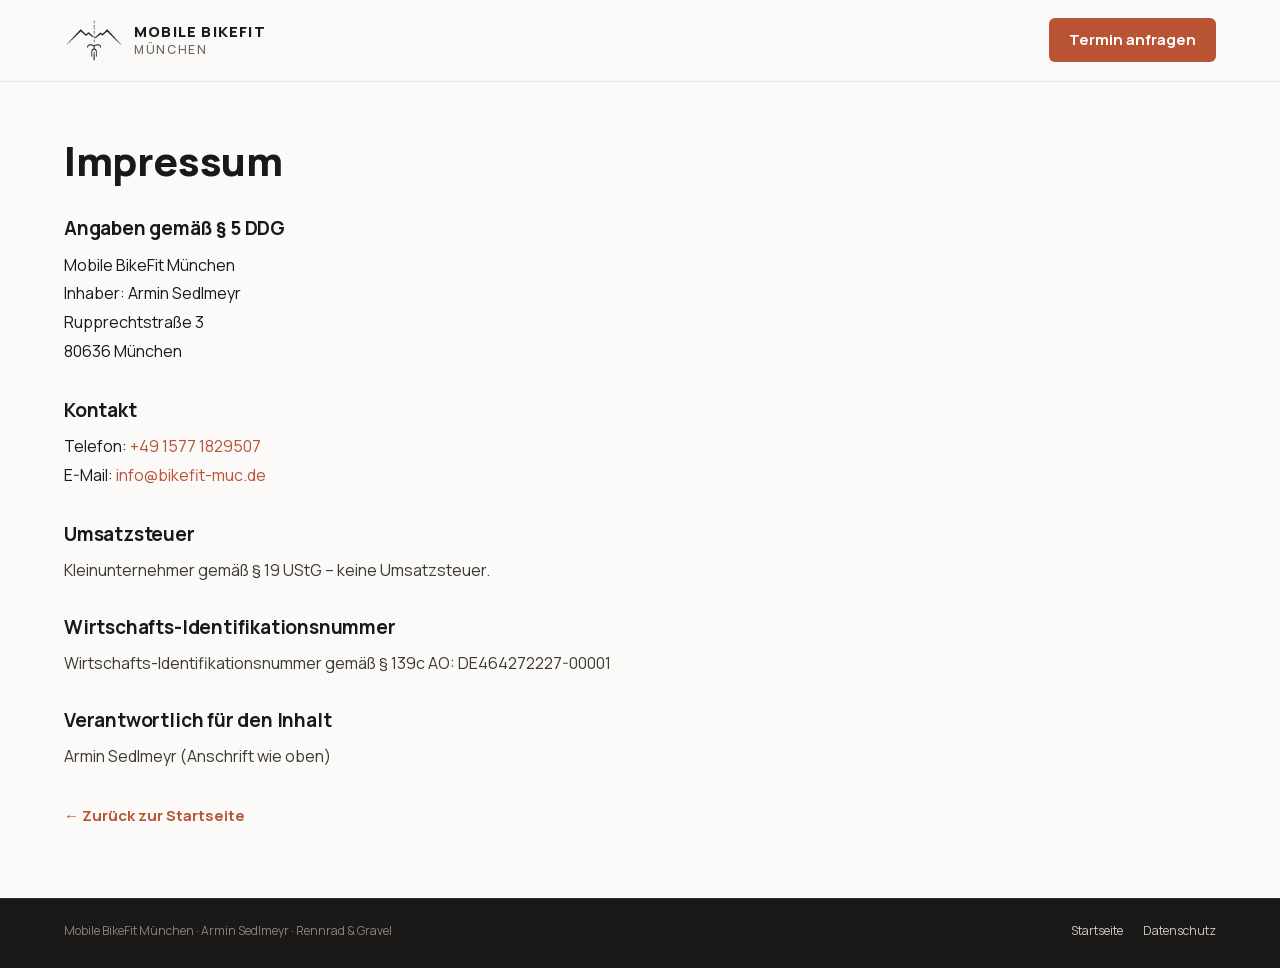
<file: impressum.html>
<!doctype html>
<html lang="de">
<head>
<meta charset="utf-8">
<meta name="viewport" content="width=device-width, initial-scale=1">

<title>Impressum | Mobile BikeFit München</title>
<meta name="description" content="Impressum und Anbieterkennzeichnung von Mobile BikeFit München, Armin Sedlmeyr.">
<meta name="robots" content="noindex, follow">
<link rel="canonical" href="https://bikefit-muc.de/impressum.html">

<link rel="icon" href="assets/favicon.ico" sizes="any">
<link rel="icon" href="assets/favicon-32.png" type="image/png" sizes="32x32">
<link rel="apple-touch-icon" href="assets/favicon-180.png">
<meta name="theme-color" content="#FBFAF8">

<link rel="preload" href="assets/fonts/manrope-latin.woff2" as="font" type="font/woff2" crossorigin>
<link rel="stylesheet" href="styles.css">
</head>

<body>

<a class="skip-link" href="#inhalt">Zum Inhalt springen</a>

<header class="kopf">
  <div class="kopf-zeile">
    <a class="marke" href="index.html" aria-label="Mobile BikeFit München – Startseite">
      <img src="assets/logo-mark.png" width="400" height="299" alt="">
      <span class="marke-text">Mobile BikeFit<br><span>München</span></span>
    </a>
    <div class="kopf-rechts">
      <a class="btn btn-primaer btn-termin" href="index.html#kontakt">Termin<span class="nur-breit">&nbsp;anfragen</span></a>
    </div>
  </div>
</header>

<main id="inhalt" class="rechtstext inhalt">

  <h1>Impressum</h1>

  <h2>Angaben gemäß § 5 DDG</h2>
  <p class="anschrift">
    Mobile BikeFit München<br>
    Inhaber: Armin Sedlmeyr<br>
    Rupprechtstraße 3<br>
    80636 München
  </p>

  <h2>Kontakt</h2>
  <p class="anschrift">
    Telefon: <a href="tel:+4915771829507">+49 1577 1829507</a><br>
    E-Mail: <a href="mailto:info@bikefit-muc.de">info@bikefit-muc.de</a>
  </p>

  <h2>Umsatzsteuer</h2>
  <p>Kleinunternehmer gemäß § 19 UStG – keine Umsatzsteuer.</p>

  <h2>Wirtschafts-Identifikationsnummer</h2>
  <p>Wirtschafts-Identifikationsnummer gemäß § 139c AO: DE464272227-00001</p>

  <h2>Verantwortlich für den Inhalt</h2>
  <p>Armin Sedlmeyr (Anschrift wie oben)</p>

  <a class="zurueck" href="index.html">← Zurück zur Startseite</a>

</main>

<footer class="fuss">
  <p>Mobile BikeFit München · Armin Sedlmeyr · Rennrad &amp; Gravel</p>
  <nav aria-label="Rechtliches">
    <a href="index.html">Startseite</a>
    <a href="datenschutz.html">Datenschutz</a>
  </nav>
</footer>

</body>
</html>
</file>
<file: styles.css>
/* ==========================================================================
   Mobile BikeFit München — bikefit-muc.de
   Reines CSS, kein Framework, kein Build-Schritt.
   Mobile zuerst (Entwurf: docs/website/mockup/Main.dc.html, 390 px),
   ab 800 px das Desktop-Layout (Desktop.dc.html, 1280 px).
   ========================================================================== */

/* --- Schrift: lokal eingebettet, nicht von Google ausgeliefert ------------
   Manrope als variable Schrift (400-800) in zwei Subsets. Lokal statt per
   fonts.googleapis.com, damit beim Seitenaufruf keine IP-Adresse des Besuchers
   an einen Dritten geht - dann braucht die Seite auch keinen Cookie-Banner.
   Lizenz: SIL Open Font License 1.1, siehe assets/fonts/OFL.txt.            */

@font-face {
  font-family: "Manrope";
  font-style: normal;
  font-weight: 400 800;
  font-display: swap;
  src: url("assets/fonts/manrope-latin.woff2") format("woff2");
  unicode-range: U+0000-00FF, U+0131, U+0152-0153, U+02BB-02BC, U+02C6, U+02DA,
    U+02DC, U+0304, U+0308, U+0329, U+2000-206F, U+20AC, U+2122, U+2191, U+2193,
    U+2212, U+2215, U+FEFF, U+FFFD;
}

@font-face {
  font-family: "Manrope";
  font-style: normal;
  font-weight: 400 800;
  font-display: swap;
  src: url("assets/fonts/manrope-latin-ext.woff2") format("woff2");
  unicode-range: U+0100-02BA, U+02BD-02C5, U+02C7-02CC, U+02CE-02D7,
    U+02DD-02FF, U+0304, U+0308, U+0329, U+1D00-1DBF, U+1E00-1E9F, U+1EF2-1EFF,
    U+2020, U+20A0-20AB, U+20AD-20C0, U+2113, U+2C60-2C7F, U+A720-A7FF;
}

/* --- Farben und Masse ----------------------------------------------------
   Die Markenfarben stehen so auch im Analyse-Tool selbst (Report, Streamlit-
   Oberflaeche, assets/brand/README.md im bikefit-Repo) - wer sie hier aendert,
   sollte sie dort mitaendern.

   --terracotta-tief ist eine bewusste Ergaenzung, kein zweiter Markenton:
   weisser Text auf #D97757 erreicht nur 3,1:1 und faellt damit durch die
   WCAG-AA-Schwelle von 4,5:1 (Lighthouse meldet das als Fehler). Ueberall dort,
   wo Text auf oder in Terracotta steht - Buttons, Preisband, Links, Eyebrow -
   steht deshalb der tiefere Ton (4,9:1 auf Weiss, 4,7:1 auf Creme). Das reine
   #D97757 bleibt fuer Flaechen und Grafik ohne Text (Haken-Icons, Akzentlinien),
   dort gilt die 3:1-Schwelle und die ist erfuellt.
   Zurueckdrehen auf den Mockup-Stand: --terracotta-tief auf #D97757 setzen.  */

:root {
  --creme: #fbfaf8;
  --weiss: #ffffff;
  --tinte: #1b1917;
  --tinte-weich: #3d3935;
  --grau: #6b655e;
  --grau-klein: #736c64;      /* fuer 12-13 px Kleintext, s. Kommentar oben */
  --grau-auf-dunkel: #8a837b;
  --hell-auf-dunkel: #cfc9c2;
  --linie: #e8e4df;
  --linie-dunkel: #33302c;
  --linie-strich: #c9c2ba;
  --terracotta: #d97757;
  --terracotta-tief: #b85334;
  --terracotta-hover: #9d4429;

  --rand: 20px;               /* Seitenrand mobil */
  --radius: 8px;
  --radius-gross: 10px;
}

/* --- Grundlagen ---------------------------------------------------------- */

*,
*::before,
*::after {
  box-sizing: border-box;
}

html {
  scroll-behavior: smooth;
  /* Anker nicht unter dem klebenden Kopf verschwinden lassen */
  scroll-padding-top: 84px;
}

@media (prefers-reduced-motion: reduce) {
  html {
    scroll-behavior: auto;
  }
}

body {
  margin: 0;
  background: var(--creme);
  color: var(--tinte);
  font-family: "Manrope", "Avenir Next", "Helvetica Neue", Arial, sans-serif;
  -webkit-font-smoothing: antialiased;
  text-rendering: optimizeLegibility;
}

p {
  margin: 0;
}

h1,
h2,
h3 {
  margin: 0;
  letter-spacing: -0.01em;
}

a {
  color: var(--terracotta-tief);
  text-decoration: none;
}

a:hover {
  color: var(--terracotta-hover);
}

img {
  max-width: 100%;
  display: block;
}

:focus-visible {
  outline: 3px solid var(--terracotta-tief);
  outline-offset: 2px;
  border-radius: 4px;
}

/* Sprungmarke fuer Tastatur- und Screenreader-Nutzung */
.skip-link {
  position: absolute;
  left: -9999px;
  top: 0;
  z-index: 100;
  background: var(--tinte);
  color: var(--creme);
  padding: 12px 18px;
  border-radius: 0 0 var(--radius) 0;
  font-weight: 700;
}

.skip-link:focus {
  left: 0;
  color: var(--creme);
}

.sektion {
  padding: 44px var(--rand) 12px;
  display: flex;
  flex-direction: column;
}

.sektion h2 {
  font-size: 24px;
  font-weight: 800;
  line-height: 1.2;
}

/* --- Buttons ------------------------------------------------------------- */

.btn {
  display: inline-flex;
  align-items: center;
  justify-content: center;
  min-height: 48px;
  padding: 0 22px;
  border-radius: 6px;
  font-weight: 700;
  font-size: 16px;
  line-height: 1.2;
  text-align: center;
}

.btn-primaer {
  background: var(--terracotta-tief);
  color: var(--weiss);
}

.btn-primaer:hover {
  background: var(--terracotta-hover);
  color: var(--weiss);
}

.btn-sekundaer {
  background: transparent;
  color: var(--tinte);
  border: 1.5px solid var(--tinte);
}

.btn-sekundaer:hover {
  color: var(--tinte);
  background: rgba(27, 25, 23, 0.05);
}

.btn-hell {
  background: var(--creme);
  color: var(--tinte);
}

.btn-hell:hover {
  color: var(--tinte);
  background: var(--weiss);
}

.btn-umriss-hell {
  background: transparent;
  color: var(--creme);
  border: 1.5px solid var(--grau);
}

.btn-umriss-hell:hover {
  color: var(--creme);
  border-color: var(--hell-auf-dunkel);
}

/* --- Kopf ---------------------------------------------------------------- */

.kopf {
  position: sticky;
  top: 0;
  z-index: 20;
  background: var(--creme);
  border-bottom: 1px solid var(--linie);
}

.kopf-zeile {
  position: relative;
  display: flex;
  align-items: center;
  justify-content: space-between;
  gap: 12px;
  padding: 14px var(--rand);
}

.marke {
  display: flex;
  align-items: center;
  gap: 10px;
  color: var(--tinte);
}

.marke:hover {
  color: var(--tinte);
}

.marke img {
  width: 52px;
  height: auto;
}

.marke-text {
  font-weight: 800;
  font-size: 14px;
  letter-spacing: 0.08em;
  text-transform: uppercase;
  line-height: 1.15;
}

.marke-text span {
  font-weight: 500;
  letter-spacing: 0.14em;
  font-size: 11px;
  color: var(--grau);
}

.kopf-rechts {
  display: flex;
  align-items: center;
  gap: 8px;
}

.kopf .btn-termin {
  min-height: 40px;
  padding: 0 14px;
  font-size: 14px;
  white-space: nowrap;
}

.nur-breit {
  display: none;
}

/* Menuknopf: nur mobil sichtbar */
.menu-knopf {
  display: inline-flex;
  align-items: center;
  justify-content: center;
  width: 44px;
  height: 40px;
  padding: 0;
  background: transparent;
  border: 1.5px solid var(--linie);
  border-radius: 6px;
  color: var(--tinte);
  cursor: pointer;
}

.menu-knopf svg {
  display: block;
}

.menu-knopf .icon-schliessen {
  display: none;
}

.menu-knopf[aria-expanded="true"] .icon-oeffnen {
  display: none;
}

.menu-knopf[aria-expanded="true"] .icon-schliessen {
  display: block;
}

.hauptnav {
  display: none;
  position: absolute;
  top: 100%;
  left: 0;
  right: 0;
  flex-direction: column;
  padding: 4px var(--rand) 16px;
  background: var(--creme);
  border-top: 1px solid var(--linie);
  border-bottom: 1px solid var(--linie);
}

.hauptnav.offen {
  display: flex;
}

.hauptnav a {
  padding: 12px 0;
  font-size: 16px;
  font-weight: 600;
  color: var(--tinte);
  border-bottom: 1px solid var(--linie);
}

.hauptnav a:last-child {
  border-bottom: none;
}

.hauptnav a:hover {
  color: var(--terracotta-tief);
}

/* --- Hero ---------------------------------------------------------------- */

.hero {
  display: flex;
  flex-direction: column;
  gap: 28px;
  padding: 36px var(--rand) 0;
}

.hero-spalte {
  display: flex;
  flex-direction: column;
  gap: 18px;
}

.eyebrow {
  font-size: 12px;
  font-weight: 700;
  letter-spacing: 0.14em;
  text-transform: uppercase;
  color: var(--terracotta-tief);
}

.hero h1 {
  font-size: 34px;
  line-height: 1.12;
  font-weight: 800;
  text-wrap: pretty;
}

.hero-text {
  font-size: 17px;
  line-height: 1.55;
  color: var(--tinte-weich);
  text-wrap: pretty;
}

.hero-knoepfe {
  display: flex;
  flex-direction: column;
  gap: 10px;
}

.kleinzeile {
  font-size: 13px;
  color: var(--grau);
  line-height: 1.5;
}

/* --- Foto-Platzhalter ----------------------------------------------------
   Neutrale Flaechen, bis die echten Fotos da sind. Der Beschreibungstext steht
   sichtbar drin und ist damit zugleich der Alternativtext - die Flaeche traegt
   role="img" mit aria-label, damit Screenreader sie als Bildplatz ansagen.   */

.foto-platz {
  border: 1.5px dashed var(--linie-strich);
  border-radius: var(--radius);
  display: flex;
  align-items: center;
  justify-content: center;
  text-align: center;
  padding: 20px;
  background: var(--weiss);
}

.foto-platz p {
  font-size: 13px;
  color: var(--grau-klein);
  line-height: 1.5;
}

/* <picture> mit WebP-Quelle soll das Layout nicht veraendern: die <img> verhalten sich
   weiter wie direkte Kinder von .foto-stapel. */
picture {
  display: contents;
}

.foto-hero {
  aspect-ratio: 4 / 3;
}

.foto-ablauf {
  aspect-ratio: 16 / 10;
  margin-top: 22px;
}

/* "Was du brauchst" ist mobil ein eigener Abschnitt und wird ab 800 px zur
   Karte neben dem Ablauf - deshalb steht es im HTML in der zweiten Spalte. */
.brauchst {
  padding: 44px 0 12px;
}

.foto-portrait {
  width: 120px;
  height: 120px;
  border-radius: 50%;
  padding: 12px;
}

.foto-portrait p {
  font-size: 12px;
  line-height: 1.4;
}

/* Wenn ein Platzhalter spaeter durch ein echtes Bild ersetzt wird, uebernimmt
   das <img> dieselbe Klasse (foto-hero / foto-ablauf / foto-portrait) und
   behaelt damit Seitenverhaeltnis und Position. */
img.foto-hero,
img.foto-ablauf,
img.foto-portrait {
  width: 100%;
  height: 100%;
  object-fit: cover;
  border: none;
  border-radius: var(--radius);
}

/* Rahmen um ein ECHTES Bild: er traegt nur noch die Groesse. Die Polsterung
   von .foto-portrait war fuer den Platzhaltertext da und wuerde das Bild sonst
   auf 96 statt 120 px schrumpfen. */
.foto-rahmen {
  padding: 0;
}

img.foto-portrait {
  border-radius: 50%;
  padding: 0;
}

/* --- Foto-Stapel: zwei echte Fotos statt eines, leicht ueberlappend --------
   .foto-hero / .foto-ablauf geben weiterhin Groesse, Seitenverhaeltnis und
   Position im Grid vor (siehe oben) - .foto-stapel macht daraus nur noch
   den Rahmen fuer zwei <img>. Das kleine Bild sitzt in der Ecke, leicht
   gedreht, mit weissem Rand wie ein aufgelegtes Foto. Dafuer braucht es
   einen zarten Schatten, sonst verschwimmt die Kante mit dem Hauptbild -
   einzige bewusste Ausnahme von der sonst schattenlosen Optik der Seite. */
.foto-stapel {
  position: relative;
}

.foto-stapel-haupt {
  display: block;
  width: 100%;
  height: 100%;
  object-fit: cover;
  border-radius: var(--radius);
}

.foto-stapel-klein {
  /* Feste Groesse statt %+aspect-ratio: bei einem absolut positionierten <img>
     mit nur right/bottom (kein top) ignorieren Chrome/Safari aspect-ratio fuer
     die Hoehe und nehmen stattdessen die volle Bildhoehe - das gleiche feste-
     Groessen-Muster wie bei .foto-portrait oben ist hier der robuste Weg. */
  position: absolute;
  right: 10px;
  bottom: 10px;
  width: 118px;
  height: 157px;
  object-fit: cover;
  border-radius: var(--radius);
  border: 4px solid var(--weiss);
  transform: rotate(-4deg);
  box-shadow: 0 6px 18px rgba(27, 25, 23, 0.18);
}

/* Bei Foto 2 liegt "Was du brauchst" rechts daneben (ab 800px) - das kleine
   Bild deshalb auf die linke Seite, damit es dort nicht mit dem Text kollidiert. */
.foto-ablauf .foto-stapel-klein {
  right: auto;
  left: 10px;
  transform: rotate(4deg);
}

@media (min-width: 800px) {
  .foto-stapel-klein {
    width: 168px;
    height: 224px;
  }
}

/* --- Gruende (Karten) ---------------------------------------------------- */

.karten {
  display: flex;
  flex-direction: column;
  gap: 16px;
  margin-top: 20px;
}

.karte {
  display: flex;
  flex-direction: column;
  gap: 6px;
  padding: 18px;
  background: var(--weiss);
  border: 1px solid var(--linie);
  border-radius: var(--radius);
}

.karte h3 {
  font-size: 17px;
  font-weight: 700;
}

.karte p {
  font-size: 15px;
  line-height: 1.55;
  color: var(--tinte-weich);
}

/* --- Ablauf -------------------------------------------------------------- */

.ablauf {
  display: flex;
  flex-direction: column;
  padding: 44px var(--rand) 12px;
}

.ablauf-spalte {
  display: flex;
  flex-direction: column;
}

.ablauf-neben {
  display: flex;
  flex-direction: column;
}

.sektion-kopf {
  display: flex;
  flex-direction: column;
  gap: 6px;
}

.sektion-kopf p {
  font-size: 14px;
  color: var(--grau);
}

.schritte {
  list-style: none;
  margin: 22px 0 0;
  padding: 0;
  counter-reset: schritt;
}

.schritte li {
  display: flex;
  gap: 16px;
  padding: 16px 0;
  border-top: 1px solid var(--linie);
  counter-increment: schritt;
}

.schritte li:last-child {
  border-bottom: 1px solid var(--linie);
}

.schritte li::before {
  content: counter(schritt);
  flex: 0 0 34px;
  height: 34px;
  border-radius: 50%;
  background: var(--tinte);
  color: var(--weiss);
  display: flex;
  align-items: center;
  justify-content: center;
  font-weight: 800;
  font-size: 14px;
}

/* Schritt 3 (die eigentliche Analyse) ist im Entwurf farblich hervorgehoben */
.schritte li.hervor::before {
  background: var(--terracotta-tief);
}

.schritte h3 {
  font-size: 16px;
  font-weight: 700;
  margin-bottom: 4px;
}

.schritte p {
  font-size: 15px;
  line-height: 1.55;
  color: var(--tinte-weich);
}

/* --- Was du brauchst ----------------------------------------------------- */

.mitbringen {
  font-size: 16px;
  line-height: 1.55;
  color: var(--tinte-weich);
  margin-top: 14px;
}

.haken-liste {
  list-style: none;
  margin: 18px 0 0;
  padding: 0;
  display: flex;
  flex-direction: column;
  gap: 10px;
}

.haken-liste li {
  display: flex;
  gap: 12px;
  align-items: flex-start;
  font-size: 15px;
  line-height: 1.5;
  color: var(--tinte-weich);
}

.haken-liste svg {
  flex: 0 0 20px;
  margin-top: 2px;
}

/* --- Preise -------------------------------------------------------------- */

.preise {
  display: flex;
  flex-direction: column;
  padding: 44px var(--rand) 12px;
}

.preis-neben {
  display: flex;
  flex-direction: column;
}

.preis-karte {
  display: flex;
  flex-direction: column;
  gap: 14px;
  padding: 22px 20px;
  background: var(--tinte);
  color: var(--creme);
  border-radius: var(--radius-gross);
  margin-top: 18px;
}

.preis-kopf {
  display: flex;
  justify-content: space-between;
  align-items: baseline;
  gap: 12px;
}

.preis-kopf h3 {
  font-size: 18px;
  font-weight: 700;
}

.preis-zahl {
  font-size: 30px;
  font-weight: 800;
  letter-spacing: -0.02em;
  white-space: nowrap;
}

.preis-karte .leistungen {
  font-size: 14px;
  line-height: 1.6;
  color: var(--hell-auf-dunkel);
}

.preis-liste {
  display: flex;
  flex-direction: column;
  background: var(--weiss);
  border: 1px solid var(--linie);
  border-radius: var(--radius-gross);
  margin-top: 18px;
}

.preis-liste div {
  display: flex;
  justify-content: space-between;
  gap: 12px;
  padding: 14px 18px;
  border-bottom: 1px solid var(--linie);
}

.preis-liste div:last-child {
  border-bottom: none;
}

.preis-liste p:first-child {
  font-size: 15px;
  color: var(--tinte-weich);
}

.preis-liste p:last-child {
  font-size: 15px;
  font-weight: 700;
  white-space: nowrap;
}

.rechtszeile {
  font-size: 12px;
  line-height: 1.6;
  color: var(--grau-klein);
  margin-top: 18px;
}

.preis-karte .btn {
  align-self: flex-start;
}

/* --- Ueber mich ---------------------------------------------------------- */

.ueber-mich {
  gap: 16px;
}

.ueber-mich h2 {
  margin-top: 16px;
}

.ueber-mich p {
  font-size: 16px;
  line-height: 1.6;
  color: var(--tinte-weich);
  text-wrap: pretty;
  margin-top: 16px;
}

/* --- FAQ ----------------------------------------------------------------- */

.faq-liste {
  display: flex;
  flex-direction: column;
  margin-top: 18px;
}

.faq-liste > div {
  display: flex;
  flex-direction: column;
  gap: 6px;
  padding: 14px 0;
  border-top: 1px solid var(--linie);
}

.faq-liste > div:last-child {
  border-bottom: 1px solid var(--linie);
}

.faq-liste h3 {
  font-size: 16px;
  font-weight: 700;
}

.faq-liste p {
  font-size: 15px;
  line-height: 1.55;
  color: var(--tinte-weich);
}

/* --- Kontakt ------------------------------------------------------------- */

.kontakt {
  display: flex;
  flex-direction: column;
  gap: 16px;
  padding: 44px var(--rand) 40px;
  margin-top: 32px;
  background: var(--tinte);
  color: var(--creme);
}

.kontakt-spalte {
  display: flex;
  flex-direction: column;
  gap: 14px;
}

.kontakt h2 {
  font-size: 26px;
  font-weight: 800;
  line-height: 1.2;
}

.kontakt-text {
  font-size: 16px;
  line-height: 1.6;
  color: var(--hell-auf-dunkel);
  text-wrap: pretty;
}

.kontakt-knoepfe {
  display: flex;
  flex-direction: column;
  gap: 10px;
  padding-top: 6px;
}

/* --- Fusszeile ----------------------------------------------------------- */

.fuss {
  display: flex;
  flex-direction: column;
  gap: 8px;
  padding: 22px var(--rand) 28px;
  background: var(--tinte);
  color: var(--grau-auf-dunkel);
  border-top: 1px solid var(--linie-dunkel);
}

.fuss p {
  font-size: 12px;
  line-height: 1.6;
}

.fuss nav {
  display: flex;
  flex-wrap: wrap;
  gap: 16px;
}

.fuss a,
.fuss .noch-offen {
  font-size: 12px;
  color: var(--hell-auf-dunkel);
}

.fuss a:hover {
  color: var(--weiss);
}

.fuss .noch-offen {
  color: var(--grau-auf-dunkel);
}

/* --- Rechtsseiten (Impressum, Datenschutz) ------------------------------- */

.rechtstext {
  padding: 36px var(--rand) 56px;
  max-width: 760px;
}

.rechtstext h1 {
  font-size: 30px;
  font-weight: 800;
  line-height: 1.15;
  margin-bottom: 24px;
}

.rechtstext h2 {
  font-size: 19px;
  font-weight: 700;
  line-height: 1.3;
  margin: 32px 0 10px;
}

.rechtstext p,
.rechtstext li {
  font-size: 16px;
  line-height: 1.65;
  color: var(--tinte-weich);
}

.rechtstext p + p {
  margin-top: 12px;
}

.rechtstext ul {
  margin: 10px 0 0;
  padding-left: 22px;
}

.rechtstext li {
  margin-bottom: 8px;
}

.rechtstext .anschrift {
  font-size: 16px;
  line-height: 1.8;
  color: var(--tinte);
}

.hinweis {
  padding: 16px 18px;
  background: var(--weiss);
  border: 1px solid var(--linie);
  border-left: 4px solid var(--terracotta);
  border-radius: var(--radius);
  margin: 20px 0 8px;
}

.hinweis p {
  font-size: 15px;
  line-height: 1.6;
}

.zurueck {
  display: inline-block;
  margin-top: 36px;
  font-weight: 700;
  font-size: 15px;
}

/* ==========================================================================
   Desktop ab 800 px — Layout nach Desktop.dc.html (Entwurfsbreite 1280 px)
   ========================================================================== */

@media (min-width: 800px) {
  :root {
    --rand: 64px;
    --radius: 10px;
    --radius-gross: 12px;
  }

  html {
    scroll-padding-top: 100px;
  }

  .inhalt {
    /* Der Entwurf ist 1280 px breit; darueber laeuft die Seite nicht weiter
       auseinander, sondern bleibt zentriert. */
    max-width: 1280px;
    margin: 0 auto;
  }

  .btn {
    min-height: 50px;
    padding: 0 26px;
  }

  /* Kopf: waagerechte Navigation statt Menuknopf */
  .kopf-zeile {
    padding: 18px var(--rand);
    max-width: 1280px;
    margin: 0 auto;
  }

  .marke img {
    width: 60px;
  }

  .marke-text {
    font-size: 15px;
  }

  .marke-text span {
    font-size: 12px;
  }

  .menu-knopf {
    display: none;
  }

  .hauptnav,
  .hauptnav.offen {
    display: flex;
    position: static;
    background: none;
    border-bottom: none;
    flex-direction: row;
    align-items: center;
    gap: 32px;
    padding: 0;
    border-top: none;
  }

  .hauptnav a {
    padding: 0;
    font-size: 15px;
    border-bottom: none;
  }

  .kopf-rechts {
    gap: 32px;
  }

  .kopf .btn-termin {
    min-height: 44px;
    padding: 0 20px;
    font-size: 15px;
  }

  .nur-breit {
    display: inline;
  }

  /* Hero zweispaltig, Foto rechts */
  .hero {
    display: grid;
    grid-template-columns: repeat(2, minmax(0, 1fr));
    gap: 64px;
    align-items: center;
    padding: 88px var(--rand) 72px;
  }

  .hero-spalte {
    display: flex;
    flex-direction: column;
    gap: 22px;
  }

  .eyebrow {
    font-size: 13px;
  }

  .hero h1 {
    font-size: 54px;
    line-height: 1.06;
  }

  .hero-text {
    font-size: 19px;
    max-width: 520px;
  }

  .hero-knoepfe {
    flex-direction: row;
    gap: 12px;
  }

  .kleinzeile {
    font-size: 14px;
  }

  /* Kein height/align-self hier: zusammen mit aspect-ratio wuerde der Browser
     die Breite aus der Hoehe rechnen und die Kachel ueber den rechten Rand
     schieben. So gibt die Spaltenbreite die Hoehe vor, wie im Entwurf. */
  .foto-hero {
    margin: 0;
  }

  .foto-platz p {
    font-size: 14px;
  }

  .sektion h2 {
    font-size: 32px;
  }

  /* Gruende dreispaltig */
  .gruende {
    padding: 24px var(--rand) 64px;
  }

  .karten {
    display: grid;
    grid-template-columns: repeat(3, minmax(0, 1fr));
    gap: 20px;
    margin-top: 28px;
  }

  .karte {
    padding: 24px;
    gap: 8px;
  }

  .karte h3 {
    font-size: 19px;
  }

  .karte p {
    line-height: 1.6;
  }

  /* Ablauf: Schritte links, Foto + "Was du brauchst" rechts */
  .ablauf {
    display: grid;
    grid-template-columns: repeat(2, minmax(0, 1fr));
    gap: 64px;
    padding: 40px var(--rand) 64px;
    align-items: start;
  }

  .ablauf-spalte {
    display: flex;
    flex-direction: column;
  }

  .ablauf-neben {
    display: flex;
    flex-direction: column;
    gap: 20px;
    padding-top: 72px;
  }

  .schritte {
    margin-top: 24px;
  }

  .foto-ablauf {
    margin-top: 0;
  }

  /* "Was du brauchst" wird auf dem Desktop zur Karte neben dem Ablauf */
  .brauchst {
    display: flex;
    flex-direction: column;
    gap: 12px;
    padding: 22px 24px;
    background: var(--weiss);
    border: 1px solid var(--linie);
    border-radius: var(--radius-gross);
  }

  .brauchst h2 {
    font-size: 17px;
    font-weight: 700;
  }

  .mitbringen {
    font-size: 15px;
    margin-top: 0;
  }

  .haken-liste {
    margin-top: 0;
    gap: 8px;
  }

  /* Preise: grosse Karte links, Zusatzleistungen rechts */
  .preise {
    display: grid;
    grid-template-columns: minmax(0, 1.4fr) minmax(0, 1fr);
    gap: 32px;
    padding: 40px var(--rand) 64px;
    align-items: start;
  }

  .preise > h2 {
    grid-column: 1 / -1;
  }

  .preis-karte {
    padding: 30px 32px;
    gap: 16px;
    margin-top: 0;
    align-items: flex-start;
  }

  .preis-karte > * {
    width: 100%;
  }

  .preis-kopf h3 {
    font-size: 24px;
    font-weight: 800;
  }

  .preis-zahl {
    font-size: 38px;
  }

  .preis-karte .leistungen {
    font-size: 15px;
    line-height: 1.65;
  }

  .preise .btn {
    width: auto;
    margin-top: 0;
  }

  .preis-neben {
    display: flex;
    flex-direction: column;
    gap: 14px;
  }

  .preis-liste {
    margin-top: 0;
  }

  .preis-liste div {
    padding: 16px 20px;
  }

  .rechtszeile {
    margin-top: 0;
  }

  /* Ueber mich + FAQ nebeneinander */
  .ueber-faq {
    display: grid;
    grid-template-columns: minmax(0, 1fr) minmax(0, 1.4fr);
    gap: 64px;
    padding: 40px var(--rand) 72px;
    align-items: start;
  }

  .ueber-mich,
  .faq {
    padding: 0;
  }

  .ueber-mich h2,
  .faq h2 {
    font-size: 28px;
  }

  .foto-portrait {
    width: 140px;
    height: 140px;
  }

  .ueber-mich p {
    line-height: 1.65;
  }

  .faq-liste {
    margin-top: 16px;
  }

  .faq-liste > div {
    gap: 4px;
  }

  /* Kontakt zweispaltig */
  .kontakt {
    display: grid;
    grid-template-columns: repeat(2, minmax(0, 1fr));
    gap: 64px;
    padding: 64px var(--rand) 48px;
    align-items: center;
    margin-top: 0;
  }

  .kontakt h2 {
    font-size: 34px;
    line-height: 1.15;
  }

  .kontakt-text {
    font-size: 17px;
  }

  .kontakt-knoepfe {
    padding-top: 0;
  }

  /* Fusszeile einzeilig */
  .fuss {
    flex-direction: row;
    justify-content: space-between;
    align-items: center;
    gap: 16px;
    padding: 22px var(--rand) 28px;
  }

  .fuss nav {
    gap: 20px;
  }

  .rechtstext {
    padding: 56px var(--rand) 72px;
  }

  .rechtstext h1 {
    font-size: 40px;
  }
}

/* Kontakt und Fusszeile sind dunkel und laufen ueber die volle Fensterbreite.
   Damit ihr Inhalt trotzdem buendig unter den hellen Abschnitten sitzt, waechst
   der Seitenrand mit, sobald das Fenster breiter als die Entwurfsbreite ist. */
@media (min-width: 800px) {
  .kontakt,
  .fuss {
    padding-left: max(var(--rand), calc((100% - 1280px) / 2 + var(--rand)));
    padding-right: max(var(--rand), calc((100% - 1280px) / 2 + var(--rand)));
  }
}

/* --- Druck --------------------------------------------------------------- */

@media print {
  .kopf,
  .hauptnav,
  .menu-knopf,
  .skip-link,
  .hero-knoepfe,
  .kontakt-knoepfe {
    display: none;
  }

  body {
    background: #fff;
  }
}

/* --- Unterseite Rennrad und neue Startseiten-Abschnitte (10/2026) --------------
   Nur Ergaenzungen, bestehende Regeln bleiben unveraendert.                   */

.karten-eins {
  max-width: 760px;
}

.karte-link {
  margin-top: auto;
  padding-top: 6px;
  font-size: 15px;
  font-weight: 700;
}

.hero .eyebrow a {
  color: inherit;
}

.seitentext,
.einzugsgebiet {
  gap: 14px;
}

/* Zeilenlaenge begrenzen, ohne den Abschnitt selbst zu verengen - sonst sitzt er
   mittig, waehrend Hero und Karten linksbuendig im 1280-px-Raster stehen. */
.seitentext > *,
.einzugsgebiet > * {
  max-width: 760px;
}

.seitentext p,
.einzugsgebiet p {
  font-size: 16px;
  line-height: 1.65;
  color: var(--tinte-weich);
  text-wrap: pretty;
}

.kurz-liste {
  margin: 4px 0 0;
  padding-left: 22px;
  display: flex;
  flex-direction: column;
  gap: 10px;
}

.kurz-liste li {
  font-size: 16px;
  line-height: 1.6;
  color: var(--tinte-weich);
}

.mehr-link {
  font-size: 15px;
  font-weight: 600;
}

@media (min-width: 800px) {
  .rad-wahl,
  .einzugsgebiet,
  .seitentext {
    padding: 24px var(--rand) 40px;
  }

  .karten-eins {
    grid-template-columns: minmax(0, 1fr);
  }

  .seitentext h2,
  .einzugsgebiet h2 {
    font-size: 28px;
  }

  .faq.inhalt {
    padding: 24px var(--rand) 64px;
  }

  .faq.inhalt h2 {
    font-size: 28px;
  }

  .faq.inhalt .faq-liste {
    max-width: 820px;
  }
}
</file>
